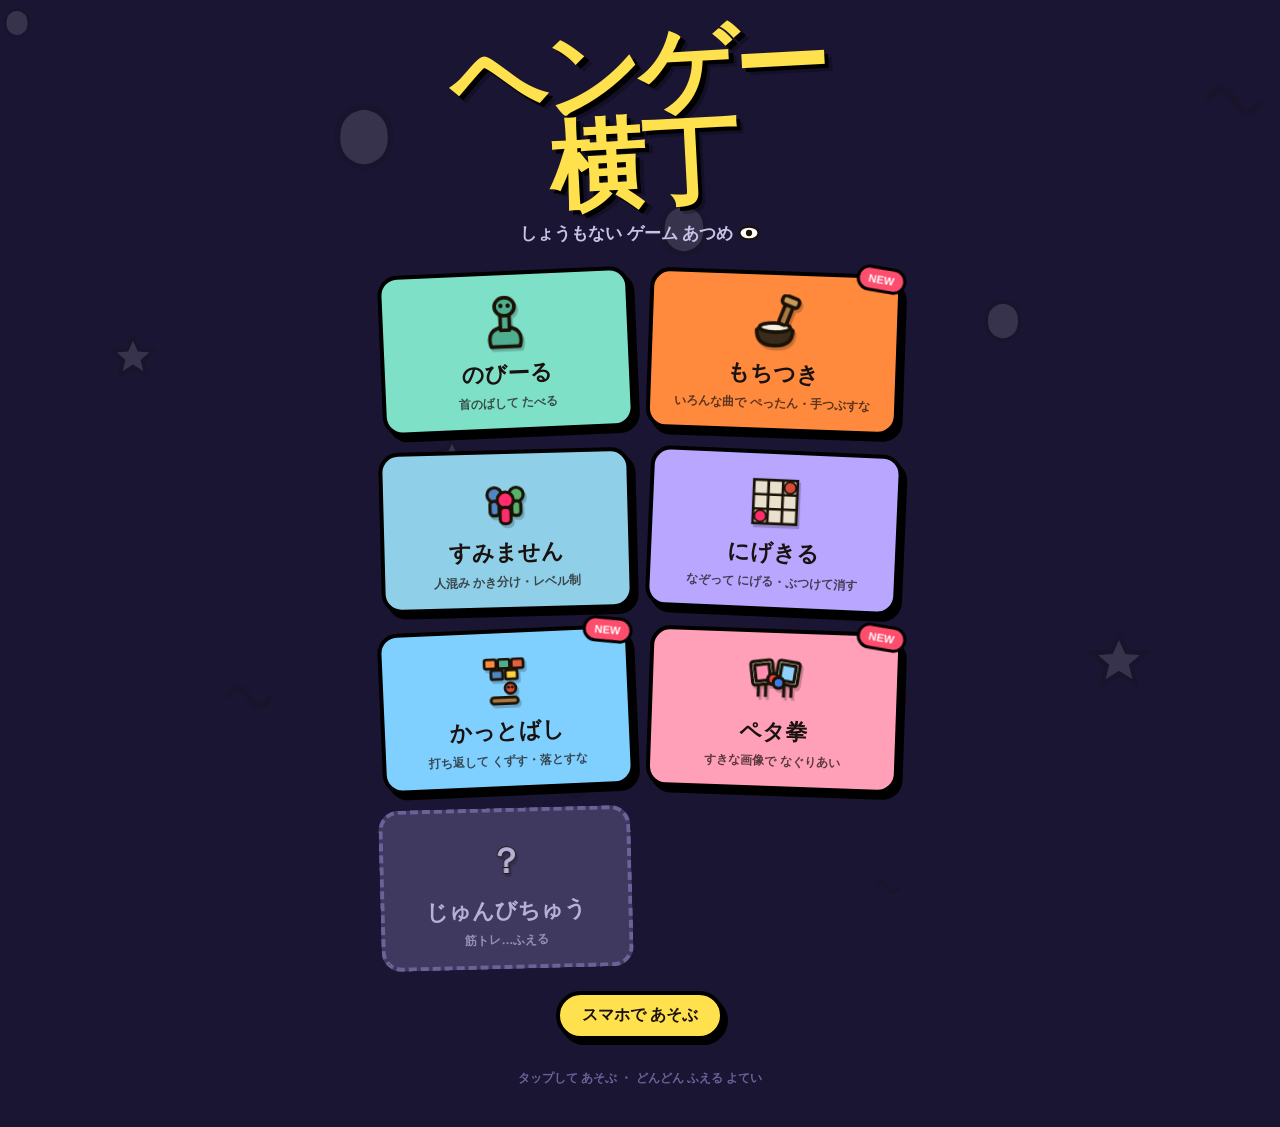
<file: index.html>
<!DOCTYPE html>
<html lang="ja">
<head>
<meta charset="UTF-8">
<meta name="viewport" content="width=device-width, initial-scale=1.0, maximum-scale=1.0, user-scalable=no, viewport-fit=cover">
<meta name="apple-mobile-web-app-capable" content="yes">
<meta name="apple-mobile-web-app-title" content="ヘンゲー横丁">
<meta name="theme-color" content="#1a1533">
<title>ヘンゲー横丁</title>
<style>
  /* ------------------------------------------------------------------
     ヘンゲー横丁 ＝ 変なゲームの寄せ集めトップ(ハブ)。
     野田ゲー的に「わざと雑・手描き・ケバい」。ツルッと綺麗にしない。
     ゲームは GAMES 配列に1行足すだけで増える。各ゲームは単一HTML。
     ------------------------------------------------------------------ */
  *{ margin:0; padding:0; box-sizing:border-box; -webkit-tap-highlight-color:transparent; }
  html,body{ width:100%; min-height:100%; background:#1a1533; }
  body{
    font-family:"Hiragino Maru Gothic ProN","Hiragino Kaku Gothic ProN","Yu Gothic",sans-serif;
    color:#fff; user-select:none; -webkit-user-select:none;
    overflow-x:hidden; padding: max(18px,env(safe-area-inset-top)) 16px calc(40px + env(safe-area-inset-bottom));
    position:relative;
  }
  /* 背景にふわふわ漂うヘンな絵文字(シュール要員) */
  #bg{ position:fixed; inset:0; z-index:0; overflow:hidden; pointer-events:none; }
  .float{ position:absolute; font-size:44px; opacity:.13; animation:drift linear infinite; }
  @keyframes drift{ from{ transform:translateY(20px) rotate(0) } to{ transform:translateY(-40px) rotate(360deg) } }

  #head{ position:relative; z-index:1; text-align:center; margin: 8px 0 26px; }
  #head h1{
    display:inline-block; font-size:clamp(52px,17vw,96px); font-weight:900; letter-spacing:-3px;
    color:#ffe14d; text-shadow: 4px 4px 0 #000, 7px 7px 0 rgba(0,0,0,.25);
    transform: rotate(-3deg); line-height:.95;
  }
  #head .sub{ margin-top:14px; font-size:clamp(13px,4vw,17px); font-weight:700; color:#c8c2e6; }
  #head .eye{ font-size:.5em; vertical-align:.35em; }

  #grid{ position:relative; z-index:1; max-width:520px; margin:0 auto;
    display:grid; grid-template-columns:1fr 1fr; gap:18px 16px; }
  .card{
    position:relative; border-radius:20px; border:4px solid #000; cursor:pointer;
    padding:18px 12px 16px; text-align:center; color:#1a1210;
    box-shadow: 5px 6px 0 #000; transition: transform .07s, box-shadow .07s;
    min-height:158px; display:flex; flex-direction:column; align-items:center; justify-content:center; gap:6px;
  }
  .card:active{ transform: translate(4px,5px) rotate(0deg)!important; box-shadow:1px 1px 0 #000; }
  .card .icon{ height:60px; display:flex; align-items:center; justify-content:center;
    filter: drop-shadow(2px 3px 0 rgba(0,0,0,.2)); }
  .card .name{ font-size:22px; font-weight:900; }
  .card .tag{ font-size:12px; font-weight:700; opacity:.72; line-height:1.4; }
  .card.soon{ background:#40395f!important; color:#b7b0d8; border-style:dashed; border-color:#6b6398;
    box-shadow:none; cursor:default; }
  .card.soon:active{ transform:none!important; box-shadow:none; }
  .card .badge{ position:absolute; top:-12px; right:-8px; background:#ff4d6d; color:#fff;
    font-size:11px; font-weight:900; padding:4px 9px; border-radius:999px; border:3px solid #000;
    transform:rotate(8deg); }

  /* 押せないカードを押した時の雑なトースト */
  #toast{ position:fixed; left:50%; bottom:40px; transform:translateX(-50%) translateY(20px);
    background:#000; color:#ffe14d; font-weight:900; font-size:16px; padding:12px 22px;
    border-radius:999px; border:3px solid #ffe14d; z-index:9; opacity:0; transition:opacity .2s, transform .2s;
    pointer-events:none; }
  #toast.show{ opacity:1; transform:translateX(-50%) translateY(0); }

  #foot{ position:relative; z-index:1; text-align:center; margin-top:30px;
    font-size:12px; font-weight:700; color:#6b6398; }
  /* スマホで あそぶ(PCで開いた時だけ出す) */
  #phoneBtn{ position:relative; z-index:1; display:block; margin:22px auto 0; background:#ffe14d; color:#1a1210; font-weight:900; font-size:16px;
    border:4px solid #000; border-radius:999px; padding:10px 22px; box-shadow:4px 5px 0 #000; cursor:pointer; font-family:inherit; }
  #phoneBtn:active{ transform:translate(3px,4px); box-shadow:1px 1px 0 #000; }
  #phone{ position:fixed; inset:0; z-index:20; background:rgba(14,10,30,.92); display:none; align-items:center; justify-content:center; padding:16px; }
  #phone.show{ display:flex; }
  #phone .box{ background:#2a2346; border:4px solid #000; border-radius:20px; box-shadow:6px 7px 0 #000; padding:20px; max-width:520px; color:#fff;
    display:flex; gap:18px; flex-wrap:wrap; align-items:center; justify-content:center; text-align:left; }
  #qr{ background:#fff; padding:10px; border-radius:10px; min-width:180px; min-height:180px; display:flex; align-items:center; justify-content:center; color:#555; font-size:13px; }
  #phone .txt{ font-size:14px; line-height:1.8; max-width:280px; }
  #phone .txt b{ color:#ffe14d; }
  #phone code{ display:inline-block; background:#fff; color:#1a1210; border-radius:6px; padding:3px 8px; margin:3px 0; font-size:12px; user-select:text; -webkit-user-select:text; }
  #phone small{ display:block; color:#c8c2e6; font-size:12px; margin-top:6px; }
  #phoneClose{ margin-top:10px; background:#fff; border:3px solid #000; border-radius:999px; padding:6px 18px; font-weight:900; cursor:pointer; font-family:inherit; }
</style>
</head>
<body>
  <div id="bg"></div>

  <div id="head">
    <h1>ヘンゲー<br>横丁</h1>
    <div class="sub">しょうもない ゲーム あつめ <svg width="22" height="16" viewBox="0 0 28 20" style="vertical-align:-2px"><ellipse cx="14" cy="10" rx="12" ry="8" fill="#fff" stroke="#1a1206" stroke-width="2.5"/><circle cx="14" cy="10" r="4" fill="#1a1206"/></svg></div>
  </div>

  <div id="grid"></div>

  <button id="phoneBtn">スマホで あそぶ</button>
  <div id="foot">タップして あそぶ ・ どんどん ふえる よてい</div>
  <div id="phone"><div class="box">
    <div id="qr">よみこみ中…</div>
    <div class="txt"><b>スマホのカメラで QRを読む</b>か、このアドレスを開いてね<br><span id="phoneUrls"></span>
      <small>スマホと このPCを 同じWi-Fiに つなぐ ・ PCで「ヘンゲー横丁をあそぶ.bat」を起動したままにする</small>
      <button id="phoneClose">とじる</button></div>
  </div></div>
  <div id="toast"></div>

<script>
"use strict";
(function(){
  /* 絵文字は使わない。アイコンも手描きの小さなSVG。
     ゲーム追加はここに1行足すだけ。ready:false は「じゅんびちゅう」表示。 */
  const G = "#1a1206"; // 手描きの黒
  const ICON = {
    nobiiru:`<svg width="60" height="58" viewBox="0 0 64 64"><g stroke="${G}" stroke-width="4" stroke-linejoin="round">
      <path d="M16 58 q-6 -20 16 -22 q22 2 16 22z" fill="#4fae8f"/><rect x="27" y="18" width="10" height="22" fill="#4fae8f"/>
      <ellipse cx="32" cy="14" rx="11" ry="10" fill="#4fae8f"/></g>
      <circle cx="28" cy="13" r="2.4" fill="${G}"/><circle cx="36" cy="13" r="2.4" fill="${G}"/></svg>`,
    mochi:`<svg width="60" height="58" viewBox="0 0 64 64"><g stroke="${G}" stroke-width="4" stroke-linejoin="round">
      <path d="M12 40 q0 17 20 17 q20 0 20 -17 q-6 -6 -20 -6 q-14 0 -20 6z" fill="#3a2a1a"/>
      <ellipse cx="32" cy="37" rx="17" ry="5" fill="#f4efe2"/>
      <g transform="rotate(20 44 20)"><rect x="40" y="6" width="9" height="28" rx="3" fill="#a9793f"/><rect x="35" y="2" width="19" height="10" rx="4" fill="#c99a55"/></g></g></svg>`,
    dokete:`<svg width="60" height="58" viewBox="0 0 64 64"><g stroke="${G}" stroke-width="3.5" stroke-linejoin="round">
      <circle cx="20" cy="24" r="8" fill="#4f86c6"/><rect x="15" y="31" width="10" height="16" rx="4" fill="#4f86c6"/>
      <circle cx="44" cy="24" r="8" fill="#57b36b"/><rect x="39" y="31" width="10" height="16" rx="4" fill="#57b36b"/>
      <circle cx="32" cy="30" r="9" fill="#ff2d6b"/><rect x="26" y="38" width="12" height="18" rx="5" fill="#ff2d6b"/></g></svg>`,
    nigekiru:`<svg width="60" height="58" viewBox="0 0 64 64"><g stroke="${G}" stroke-width="3" fill="none">
      <rect x="8" y="8" width="48" height="48" fill="#e9e1cd"/>
      <line x1="24" y1="8" x2="24" y2="56"/><line x1="40" y1="8" x2="40" y2="56"/>
      <line x1="8" y1="24" x2="56" y2="24"/><line x1="8" y1="40" x2="56" y2="40"/></g>
      <circle cx="16" cy="48" r="6.5" fill="#ff2d6b" stroke="${G}" stroke-width="2"/>
      <circle cx="48" cy="16" r="6.5" fill="#d64b3a" stroke="${G}" stroke-width="2"/></svg>`,
    botan:`<svg width="60" height="58" viewBox="0 0 64 64">
      <circle cx="10" cy="46" r="6" fill="#ff2d6b" stroke="${G}" stroke-width="2.5"/>
      <path d="M6 56 h52" stroke="${G}" stroke-width="3" stroke-dasharray="4 4"/>
      <ellipse cx="50" cy="40" rx="12" ry="6" fill="#7a1c12"/><ellipse cx="50" cy="34" rx="12" ry="7" fill="#e03b2a" stroke="${G}" stroke-width="2.5"/>
      <path d="M26 20 q0 -8 8 -8 q8 0 8 8" fill="none" stroke="${G}" stroke-width="3"/><circle cx="34" cy="26" r="2.5" fill="${G}"/></svg>`,
    katobashi:`<svg width="60" height="58" viewBox="0 0 64 64"><g stroke="${G}" stroke-width="3" stroke-linejoin="round">
      <rect x="10" y="8" width="13" height="10" rx="2" fill="#ff8a3d"/><rect x="25" y="8" width="13" height="10" rx="2" fill="#4fae8f"/><rect x="40" y="8" width="13" height="10" rx="2" fill="#e0603f"/>
      <rect x="17" y="20" width="13" height="10" rx="2" fill="#4f86c6"/><rect x="33" y="20" width="13" height="10" rx="2" fill="#ffd23e"/>
      <circle cx="38" cy="40" r="6" fill="#d64b3a"/>
      <rect x="16" y="50" width="30" height="7" rx="3.5" fill="#a9793f"/></g>
      <circle cx="36" cy="39" r="1.6" fill="${G}"/><circle cx="40" cy="39" r="1.6" fill="${G}"/></svg>`,
    petaken:`<svg width="60" height="58" viewBox="0 0 64 64"><g stroke="${G}" stroke-width="3.5" stroke-linejoin="round">
      <rect x="6" y="10" width="24" height="26" rx="3" fill="#fff" transform="rotate(-8 18 23)"/><rect x="10" y="14" width="16" height="18" fill="#ff8fb0" transform="rotate(-8 18 23)"/>
      <rect x="34" y="10" width="24" height="26" rx="3" fill="#fff" transform="rotate(8 46 23)"/><rect x="38" y="14" width="16" height="18" fill="#8fd0ff" transform="rotate(8 46 23)"/>
      <path d="M14 36 v14 M22 36 v14 M42 36 v14 M50 36 v14" fill="none"/>
      <circle cx="30" cy="30" r="6" fill="#e8443a"/><circle cx="36" cy="34" r="6" fill="#3a7be8"/></g></svg>`,
    soon:`<svg width="54" height="54" viewBox="0 0 64 64"><text x="32" y="47" font-size="42" font-weight="900" text-anchor="middle" fill="#b7b0d8" stroke="${G}" stroke-width="2" paint-order="stroke" font-family="sans-serif">？</text></svg>`,
  };
  const GAMES = [
    { href:"nobiiru.html", icon:ICON.nobiiru, name:"のびーる", tag:"首のばして たべる", color:"#7fe0c8", ready:true,  badge:"" },
    { href:"mochi.html",   icon:ICON.mochi,   name:"もちつき", tag:"いろんな曲で ぺったん・手つぶすな", color:"#ff8a3d", ready:true,  badge:"NEW" },
    { href:"dokete.html",  icon:ICON.dokete,  name:"すみません", tag:"人混み かき分け・レベル制", color:"#8fd0e8", ready:true,  badge:"" },
    { href:"nigekiru.html",icon:ICON.nigekiru,name:"にげきる", tag:"なぞって にげる・ぶつけて消す", color:"#b8a6ff", ready:true,  badge:"" },
    { href:"katobashi.html",icon:ICON.katobashi,name:"かっとばし", tag:"打ち返して くずす・落とすな", color:"#7fd0ff", ready:true,  badge:"NEW" },
    { href:"kakutou.html", icon:ICON.petaken, name:"ペタ拳", tag:"すきな画像で なぐりあい", color:"#ff9fb8", ready:true,  badge:"NEW" },
    { href:"",             icon:ICON.soon,    name:"じゅんびちゅう", tag:"筋トレ…ふえる", color:"", ready:false, badge:"" },
  ];

  // 背景のふわふわ(手描きの雑な形。絵文字は使わない)
  const BLOB = [
    `<svg viewBox="0 0 40 40"><path d="M20 4 q14 2 14 16 q0 14 -14 16 q-14 -2 -14 -16 q0 -14 14 -16z" fill="#fff" stroke="#1a1206" stroke-width="3"/></svg>`,
    `<svg viewBox="0 0 40 40"><path d="M20 3 l5 11 l12 1 l-9 8 l3 12 l-11 -7 l-11 7 l3 -12 l-9 -8 l12 -1z" fill="#fff" stroke="#1a1206" stroke-width="3"/></svg>`,
    `<svg viewBox="0 0 40 40"><path d="M6 20 q6 -12 14 0 q6 12 14 0" fill="none" stroke="#1a1206" stroke-width="4"/></svg>`,
  ];
  const bg = document.getElementById("bg");
  for(let i=0;i<12;i++){
    const s=document.createElement("div"); s.className="float";
    const sz=(34 + (i%4)*14);
    s.innerHTML = BLOB[i%BLOB.length];
    const svg=s.firstChild; svg.setAttribute("width",sz); svg.setAttribute("height",sz);
    s.style.left = (i*8.5 % 96) + "%";
    s.style.top  = ((i*37) % 100) + "%";
    s.style.animationDuration = (7 + (i%5)*2.5) + "s";
    s.style.animationDelay = (-i*0.8) + "s";
    bg.appendChild(s);
  }

  // カード生成。1ゲーム1カード。雑に少し傾ける。
  const grid = document.getElementById("grid");
  const tilts = [-2.5, 2, -1.5, 2.5];
  GAMES.forEach((g,i)=>{
    const c=document.createElement("div");
    c.className = "card" + (g.ready ? "" : " soon");
    c.style.transform = "rotate("+tilts[i%tilts.length]+"deg)";
    if(g.ready) c.style.background = g.color;
    c.innerHTML =
      (g.badge ? '<div class="badge">'+g.badge+'</div>' : '') +
      '<div class="icon">'+g.icon+'</div>' +
      '<div class="name">'+g.name+'</div>' +
      '<div class="tag">'+g.tag+'</div>';
    c.addEventListener("click", ()=>{
      if(g.ready && g.href){ location.href = g.href; }
      else { toast("まだ じゅんび できてない！"); }
    });
    grid.appendChild(c);
  });

  // ---- スマホで あそぶ: このPCのアドレスを serve.py に聞いて、QRを出す ----
  const touch = ("ontouchstart" in window) || navigator.maxTouchPoints>0;
  const phoneBtn=document.getElementById("phoneBtn"), phone=document.getElementById("phone");
  if(touch) phoneBtn.style.display="none";
  let qrLib=null;
  const loadQR=()=> qrLib || (qrLib=new Promise((res,rej)=>{ const s=document.createElement("script");
    s.src="https://cdnjs.cloudflare.com/ajax/libs/qrcodejs/1.0.0/qrcode.min.js"; s.onload=()=>res(window.QRCode); s.onerror=rej; document.head.appendChild(s); }));
  phoneBtn.onclick=async()=>{
    phone.classList.add("show");
    const box=document.getElementById("qr"), urls=document.getElementById("phoneUrls"); box.textContent="よみこみ中…";
    const path=location.pathname.replace(/[^/]*$/,"")+"index.html";
    let list=[];
    try{ const j=await (await fetch("/__lan",{cache:"no-store"})).json();
      const rank=(ip)=>/^(192\.168|10\.|172\.(1[6-9]|2\d|3[01]))/.test(ip)?0:(/^100\./.test(ip)?2:1);
      list=j.ips.sort((a,b)=>rank(a)-rank(b)).map(ip=>"http://"+ip+":"+j.port+path); }catch(e){}
    // 公開サイト(GitHub Pages 等)で開いている時は、そのアドレスをそのまま出す
    if(!list.length && /^https?:$/.test(location.protocol) && !/^(localhost|127\.)/.test(location.hostname)) list=[location.origin+path];
    if(!list.length){ box.textContent="アドレスを 調べられませんでした"; urls.textContent="「ヘンゲー横丁をあそぶ.bat」で起動してから もう一度"; return; }
    urls.innerHTML=list.map(()=>"<code></code>").join("<br>"); [...urls.querySelectorAll("code")].forEach((c,i)=>c.textContent=list[i]);
    try{ const QR=await loadQR(); box.innerHTML=""; new QR(box,{text:list[0],width:180,height:180,correctLevel:QR.CorrectLevel.M}); }
    catch(e){ box.textContent="QRを出せませんでした。アドレスを手で入れてね"; }
  };
  document.getElementById("phoneClose").onclick=()=>phone.classList.remove("show");

  let toastT=null;
  const toastEl=document.getElementById("toast");
  function toast(msg){
    toastEl.textContent=msg; toastEl.classList.add("show");
    clearTimeout(toastT); toastT=setTimeout(()=>toastEl.classList.remove("show"),1400);
  }
})();
</script>
</body>
</html>
</file>
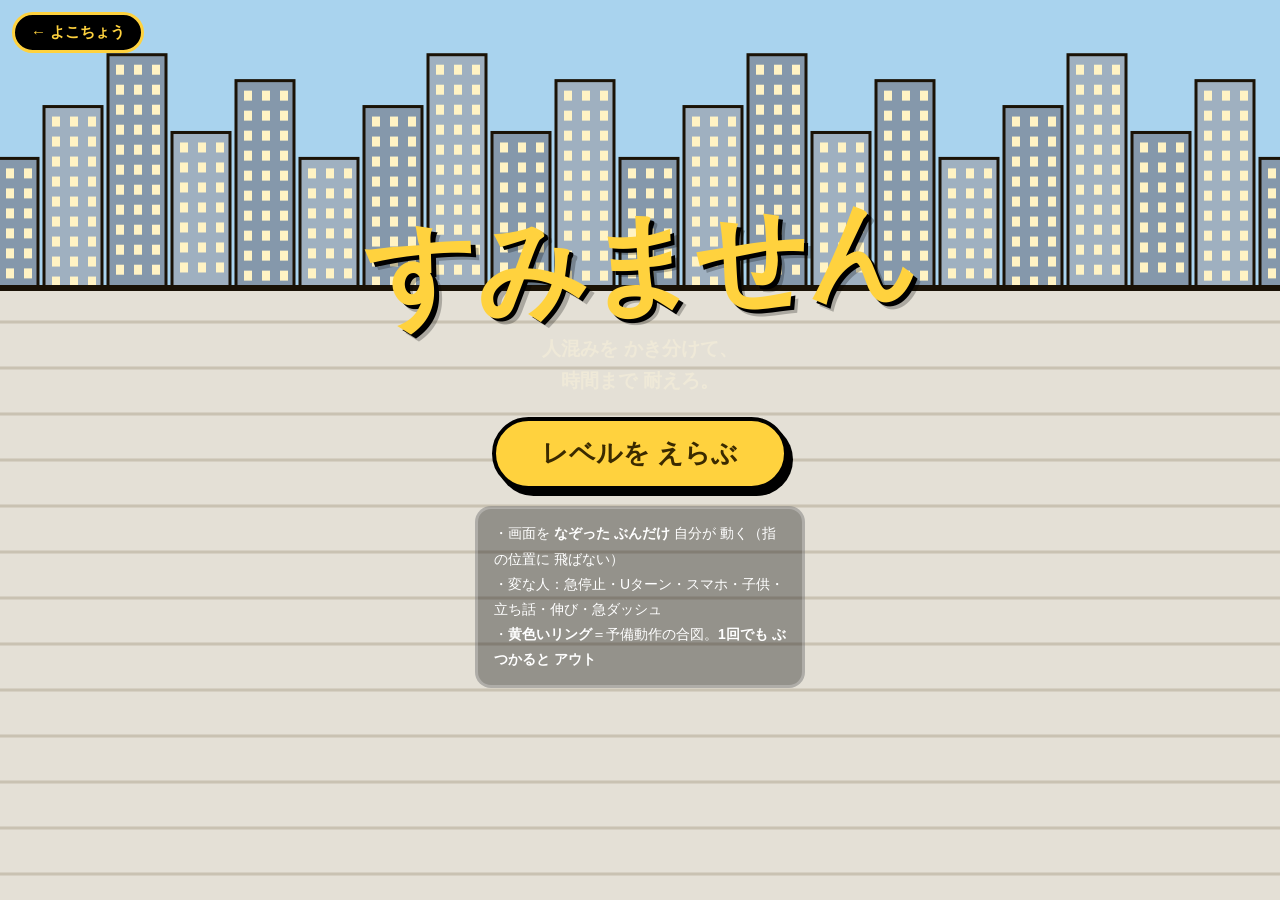
<file: dokete.html>
<!DOCTYPE html>
<html lang="ja">
<head>
<meta charset="UTF-8">
<meta name="viewport" content="width=device-width, initial-scale=1.0, maximum-scale=1.0, user-scalable=no, viewport-fit=cover">
<meta name="apple-mobile-web-app-capable" content="yes">
<meta name="apple-mobile-web-app-title" content="すみません">
<meta name="theme-color" content="#a9d3ee">
<title>すみません</title>
<link rel="stylesheet" href="yokocho.css">
<style>
  #levels{ overflow:auto; justify-content:flex-start; padding-top:max(60px,env(safe-area-inset-top)); }
  #levels h1{ font-size:clamp(38px,11vw,66px); }
  #lvgrid{ display:grid; grid-template-columns:repeat(4,1fr); gap:12px; width:100%; max-width:420px; margin-top:8px; }
  .lv{ aspect-ratio:1; border:4px solid #000; border-radius:14px; background:#ffd23e; color:#1a1206;
    font-weight:900; font-size:24px; box-shadow:4px 5px 0 #000; display:flex; flex-direction:column;
    align-items:center; justify-content:center; cursor:pointer; gap:2px; }
  .lv:active{ transform:translate(3px,4px); box-shadow:1px 1px 0 #000; }
  .lv small{ font-size:10px; font-weight:700; opacity:.7; }
  .lv.lock{ background:#40395f; color:#7b74a0; border-color:#6b6398; box-shadow:none; cursor:default; }
  .lv.lock:active{ transform:none; box-shadow:none; }
  .lv .ck{ color:#2fb35e; font-size:14px; }
</style>
</head>
<body>
<div id="wrap">
  <canvas id="c"></canvas>
  <a class="back" href="index.html">← よこちょう</a>

  <div id="hud" class="hidden">
    <div><div class="lbl">レベル</div><div class="big" id="lvNum">1</div></div>
    <div class="r"><div class="lbl">のこり</div><div class="big" id="time">0</div></div>
  </div>
  <div id="hint" class="hidden">画面を なぞった ぶんだけ 動く（相対）。ぶつかったら 即アウト！</div>

  <div id="title" class="screen">
    <h1>すみません</h1>
    <div class="sub">人混みを かき分けて、<br>時間まで 耐えろ。</div>
    <button class="btn" id="toLevels">レベルを えらぶ</button>
    <div class="pill" style="text-align:left;">
      ・画面を <b>なぞった ぶんだけ</b> 自分が 動く（指の位置に 飛ばない）<br>
      ・変な人：急停止・Uターン・スマホ・子供・立ち話・伸び・急ダッシュ<br>
      ・<b>黄色いリング</b>＝予備動作の合図。<b>1回でも ぶつかると アウト</b>
    </div>
  </div>

  <div id="levels" class="screen hidden">
    <h1>レベル</h1>
    <div id="lvgrid"></div>
  </div>

  <div id="gameover" class="screen hidden">
    <h2 id="goTitle">クリア！</h2>
    <div class="score" id="goSub"></div>
    <div class="msg" id="goMsg"></div>
    <div class="row" style="display:flex;gap:10px;flex-wrap:wrap;justify-content:center">
      <button class="btn" id="retryBtn">もういっかい</button>
      <button class="btn" id="backLevels" style="background:#fff">レベルへ</button>
    </div>
  </div>
</div>

<script src="yokocho.js"></script>
<script>
"use strict";
(function(){
addEventListener('error',e=>{ let d=document.getElementById('err'); if(!d){ d=document.createElement('div'); d.id='err';
  d.style.cssText='position:fixed;left:8px;right:8px;bottom:8px;z-index:99;background:#a00;color:#fff;font:12px monospace;padding:8px;border-radius:8px;white-space:pre-wrap'; document.body.appendChild(d);} d.textContent='ERR: '+(e.message||e); });
const Y=window.Yokocho, P=Y.PALETTE;
const cv=document.getElementById('c'), ctx=cv.getContext('2d');
let W=0,H=0,DPR=1;
function resize(){ DPR=Math.min(window.devicePixelRatio||1,2.5); W=innerWidth; H=innerHeight;
  cv.width=W*DPR; cv.height=H*DPR; ctx.setTransform(DPR,0,0,DPR,0,0); }
addEventListener('resize',resize); resize();

// ── 定数(旧doketeの constants を踏襲) ──
const K={ PR:22, NR:18, bandTopFrac:0.30, bandBotFrac:0.97,
  normal:58, phone:40, stop:54, uturn:58, runner:132, polite:56, child:96, slow:26, sprintBurst:155,
  runnerFrac:.10, politeFrac:.14, childFrac:.10, slowFrac:.08, sprintFrac:.08, stretchFrac:.06 };
const CLOTH=["#e05b5b","#4f86c6","#57b36b","#e8a13b","#9b6dd6","#43b0a6","#d96ba0","#6c7a89","#c0563e"];
const SKIN=["#f6d2b0","#f0c29a","#e3ae7e","#ce9366","#b07a4e"];
const HAIR=["#2b2320","#4a3b2e","#6b4e2e","#8a8f98","#1f1b18","#9c6b3f"];
const rc=a=>a[(Math.random()*a.length)|0], rnd=()=>Math.random();
const bandTop=()=>H*K.bandTopFrac+K.NR, bandBot=()=>H*K.bandBotFrac-K.NR;
const speedOf={normal:58,phone:40,stop:54,uturn:58,runner:132,polite:56,child:96,slow:26,sprint:58,stretch:58,talk:0};

// ── レベル表(旧 levels.dart を移植) ──
// [lv, 耐久秒, 予兆長, 一般, スマホ, 停止, U, 立話]
const TABLE=[
 [1,10,.50,8,0,0,0,0],[2,12,.50,7,0,0,0,3],[3,15,.50,6,3,0,0,3],[4,15,.50,6,4,2,0,2],
 [5,18,.50,5,4,4,0,3],[6,20,.50,4,4,4,3,3],[7,20,.45,4,5,5,4,4],[8,22,.45,4,6,6,5,5],
 [9,25,.40,4,7,7,6,6],[10,25,.40,4,8,9,7,8],[11,28,.35,4,10,10,9,9],[12,30,.30,5,12,12,11,10]];
const MAXLV=20;
function getLevel(lv){ if(lv<=12) return TABLE[lv-1];
  const surv=Math.min(45,Math.max(30,30+(lv-12)*2)), weird=45+(lv-12)*6;
  return [lv,surv,.30,5,(weird*3/11|0),(weird*3/11|0),(weird*3/11|0),(weird*2/11|0)]; }

const STORE="dokete.max";
function maxCleared(){ try{ return parseInt(localStorage.getItem(STORE)||"0",10)||0; }catch(e){ return 0; } }
function setCleared(lv){ try{ if(lv>maxCleared()) localStorage.setItem(STORE,String(lv)); }catch(e){} }

const S={TITLE:0,LEVELS:1,PLAY:2,OVER:3}; let state=S.TITLE;
let lv=1, surviveSec=10, tellDur=0.5, remain=0, grace=1.2, shake=0, flash=0, flashCol='255,60,80', tSec=0;
// 面白さの核: ギリギリ緊張(ニアミス) と 意外な展開(イベント)
let score=0, combo=0, slowmo=0, eventT=0, dashT=0, darkT=0, bannerT="", bannerU=0;
const floats=[];
const npcs=[]; const player={x:0,y:0,dir:1,anim:0,moving:false};
let dragging=false, lastX=0, lastY=0;

// ── レベル選択画面 ──
function buildLevels(){
  const g=document.getElementById('lvgrid'); g.innerHTML="";
  const mc=maxCleared();
  for(let i=1;i<=MAXLV;i++){
    const unlocked = true; // 最初から 全レベル 遊べる(ロックしない)
    const b=document.createElement('div'); b.className="lv"+(unlocked?"":" lock");
    const cfg=getLevel(i);
    b.innerHTML = (i<=mc?'<div class="ck">クリア</div>':'') + i + '<small>'+cfg[1]+'びょう</small>';
    if(unlocked) b.addEventListener('click',()=>startLevel(i));
    g.appendChild(b);
  }
}

function startLevel(n){
  Y.audio.resume(); lv=n; const cfg=getLevel(n);
  surviveSec=cfg[1]; tellDur=cfg[2]; remain=surviveSec; grace=1.2; tSec=0; shake=0; flash=0;
  npcs.length=0;
  const arenaX=W;
  const laneY=()=>bandTop()+rnd()*(bandBot()-bandTop());
  const addN=(type,count)=>{ for(let i=0;i<count;i++) npcs.push(makeNpc(type, rnd()*arenaX, laneY())); };
  const normal=cfg[3], phone=cfg[4], stop=cfg[5], uturn=cfg[6], talk=cfg[7];
  // 一般人プールを変人へ分配(旧 _spawn)
  const runnerN=Math.round(normal*K.runnerFrac), politeN=Math.round(normal*K.politeFrac),
    childN=Math.round(normal*K.childFrac), slowN=Math.round(normal*K.slowFrac),
    sprintN=Math.round(normal*K.sprintFrac), stretchN=Math.round(normal*K.stretchFrac);
  const normalN=Math.max(0, normal-runnerN-politeN-childN-slowN-sprintN-stretchN);
  addN("normal",normalN); addN("runner",runnerN); addN("polite",politeN); addN("child",childN);
  addN("slow",slowN); addN("sprint",sprintN); addN("stretch",stretchN);
  addN("phone",phone); addN("stop",stop); addN("uturn",uturn);
  // 立ち話は2〜3人ずつ横並び
  let left=talk; while(left>0){ const nn=left>=3?(2+(rnd()*2|0)):left; const cxg=40+rnd()*(arenaX-80), cyg=laneY();
    for(let i=0;i<nn;i++){ const px=Math.max(K.NR,Math.min(arenaX-K.NR, cxg+(i-(nn-1)/2)*K.NR*1.9));
      npcs.push(makeNpc("talk",px,cyg)); } left-=nn; }

  player.x=W/2; player.y=(bandTop()+bandBot())/2; player.dir=1; player.anim=0;
  score=0; combo=0; slowmo=0; dashT=0; darkT=0; bannerT=""; bannerU=0; floats.length=0;
  eventT=5+rnd()*3; // 最初のイベントまで
  document.getElementById('lvNum').textContent=n;
  document.getElementById('levels').classList.add('hidden');
  document.getElementById('title').classList.add('hidden');
  document.getElementById('gameover').classList.add('hidden');
  document.getElementById('hud').classList.remove('hidden');
  document.getElementById('hint').classList.remove('hidden');
  state=S.PLAY;
}

function makeNpc(type,x,y){
  const isChild=type==="child";
  return { type, x, y, dir:rnd()<.5?1:-1, spd:speedOf[type],
    cloth:rc(CLOTH), skin:rc(SKIN), hair:rc(HAIR), hasBag:!isChild&&rnd()<.3,
    scale: isChild?0.5+rnd()*0.12:0.85+rnd()*0.33,
    anim:rnd()*6, moving:true, targetY:y, laneTimer:rnd()*3, graze:0, giant:false,
    actionTimer:2+rnd()*3, stopped:false, stoppedTimer:0, poseStretch:false, bursting:false, burstTimer:0 };
}
const nrad=n=>K.NR*n.scale;
function telling(n){ if(n.type==="stop") return !n.stopped && n.actionTimer<=tellDur;
  if(n.type==="uturn") return n.actionTimer<=tellDur;
  if(n.type==="sprint") return !n.bursting && n.actionTimer<=tellDur;
  if(n.type==="stretch") return !n.poseStretch && n.actionTimer<=tellDur; return false; }

function clampY(n){ const t=bandTop(),b=bandBot(); if(n.y<t)n.y=t; if(n.y>b)n.y=b; }
function laneDrift(n,dt){ n.laneTimer-=dt; if(n.laneTimer<=0){ n.targetY=Math.max(bandTop(),Math.min(bandBot(), n.y+(rnd()*2-1)*45)); n.laneTimer=2+rnd()*3; }
  n.y+=(n.targetY-n.y)*Math.min(1,dt*1.4); }
function wrap(n){ const m=40; if(n.dir<0 && n.x<-m){ n.x=W+m; n.y=bandTop()+rnd()*(bandBot()-bandTop()); n.targetY=n.y; }
  else if(n.dir>0 && n.x>W+m){ n.x=-m; n.y=bandTop()+rnd()*(bandBot()-bandTop()); n.targetY=n.y; } }

function updNpc(n,dt){
  switch(n.type){
    case "normal": case "runner": case "slow": n.moving=true; n.x+=n.dir*n.spd*dt; laneDrift(n,dt); wrap(n); break;
    case "phone": n.moving=true; n.x+=n.dir*n.spd*dt; wrap(n); break;
    case "stop":
      if(n.stopped){ n.moving=false; n.stoppedTimer-=dt; if(n.stoppedTimer<=0){ n.stopped=false; n.actionTimer=2.5+rnd()*2.5; } }
      else { n.actionTimer-=dt; if(n.actionTimer<=0){ n.stopped=true; n.stoppedTimer=1+rnd(); } else { n.moving=true; n.x+=n.dir*n.spd*dt; laneDrift(n,dt); wrap(n); } } break;
    case "uturn": n.actionTimer-=dt; if(n.actionTimer<=0){ n.dir=-n.dir; n.actionTimer=2+rnd()*2.5; } n.moving=true; n.x+=n.dir*n.spd*dt; wrap(n); break;
    case "polite": { n.moving=true; n.x+=n.dir*n.spd*dt; let dodged=false;
      const dx=player.x-n.x, ahead=(n.dir>0&&dx>0&&dx<130)||(n.dir<0&&dx<0&&dx>-130);
      if(ahead && Math.abs(player.y-n.y)<nrad(n)*3){ const away=n.y<player.y?-1:1; n.y=Math.max(bandTop(),Math.min(bandBot(), n.y+away*75*dt)); dodged=true; }
      if(!dodged) laneDrift(n,dt); wrap(n); break; }
    case "child": n.moving=true; n.x+=n.dir*n.spd*dt; n.actionTimer-=dt;
      if(n.actionTimer<=0){ if(rnd()<.45) n.dir=-n.dir; n.targetY=Math.max(bandTop(),Math.min(bandBot(), n.y+(rnd()*2-1)*70)); n.actionTimer=.5+rnd()*1.1; }
      n.y+=(n.targetY-n.y)*Math.min(1,dt*2.2); wrap(n); break;
    case "sprint": { n.moving=true; const sp=n.bursting?K.sprintBurst:n.spd; n.x+=n.dir*sp*dt;
      if(n.bursting){ n.burstTimer-=dt; if(n.burstTimer<=0){ n.bursting=false; n.actionTimer=3+rnd()*3; } }
      else { n.actionTimer-=dt; if(n.actionTimer<=0){ n.bursting=true; n.burstTimer=.8+rnd()*.6; } }
      laneDrift(n,dt); wrap(n); break; }
    case "stretch":
      if(n.poseStretch){ n.moving=false; n.stoppedTimer-=dt; if(n.stoppedTimer<=0){ n.poseStretch=false; n.actionTimer=4+rnd()*4; } }
      else { n.actionTimer-=dt; if(n.actionTimer<=0){ n.poseStretch=true; n.stoppedTimer=1.2+rnd(); } else { n.moving=true; n.x+=n.dir*n.spd*dt; laneDrift(n,dt); wrap(n); } } break;
    case "talk": n.moving=false; break;
  }
  if(n.moving) n.anim+=dt*((n.type==="runner"||n.bursting)?15:9);
  clampY(n);
}

// ── 意外な展開: 予測不能なイベントが声で降ってくる ──
const EVENTS=[
  {say:"みんな ダッシュ！", go:()=>{ dashT=1.6; }},
  {say:"ぎゃくてん！",       go:()=>{ for(const n of npcs) n.dir*=-1; }},
  {say:"くらやみ！",         go:()=>{ darkT=2.2; }},
  {say:"でかいの きた！",   go:()=>{ const y=bandTop()+K.NR+rnd()*(bandBot()-bandTop()-K.NR*2);
    const n=makeNpc("slow", rnd()<.5?-60:W+60, y); n.giant=true; n.scale=2.2; npcs.push(n); }},
  {say:"うわっ 多い！",     go:()=>{ for(let i=0;i<6;i++){ const y=bandTop()+K.NR+rnd()*(bandBot()-bandTop()-K.NR*2);
    npcs.push(makeNpc(rc(["runner","normal","child"]), rnd()<.5?-40:W+40, y)); } }},
];
function fireEvent(){ const e=EVENTS[(rnd()*EVENTS.length)|0]; e.go();
  bannerT=e.say; bannerU=tSec+2.0; Y.say(e.say,{char:rc(['neesan','niisan','baa']),interrupt:true}); shake=Math.max(shake,10); }

function update(dt){
  if(state!==S.PLAY) return;
  tSec+=dt; if(grace>0) grace-=dt;
  shake*=Math.pow(0.002,dt); if(shake<0.3)shake=0; flash=Math.max(0,flash-dt*2.4);
  slowmo=Math.max(0,slowmo-dt); dashT=Math.max(0,dashT-dt); darkT=Math.max(0,darkT-dt);
  for(let i=floats.length-1;i>=0;i--){ const f=floats[i]; f.y+=f.vy*dt; f.vy*=0.9; f.life-=dt*1.6; if(f.life<=0) floats.splice(i,1); }

  // 世界の時間はスロー時に遅く(ニアミスの気持ちよさ)。ダッシュ中は速く。
  const wdt = dt * (slowmo>0?0.35:1) * (dashT>0?1.8:1);
  for(const n of npcs){ updNpc(n,wdt); if(n.graze>0) n.graze-=dt; }

  // イベント(意外な展開)
  eventT-=dt; if(eventT<=0){ fireEvent(); eventT=6+rnd()*4; }

  // 当たり＆ニアミス(ギリギリ緊張)
  if(grace<=0){ const pRx=K.PR*0.34, pRy=K.PR*0.72;
    for(const n of npcs){ const r=nrad(n), nRx=r*0.34, nRy=r*0.72, rx=pRx+nRx, ry=pRy+nRy;
      const dx=n.x-player.x, dy=n.y-player.y; const d=(dx*dx)/(rx*rx)+(dy*dy)/(ry*ry);
      if(d<1){ fail(); return; }
      // すり抜け: 当たらないギリギリ(1〜2.6倍)を すると ボーナス
      else if(d<2.6 && n.graze<=0 && n.moving){ nearMiss(n); }
    } }
  remain-=dt;
  if(remain<=0){ remain=0; clear(); }
}

function nearMiss(n){
  n.graze=0.9; combo++; score += 10*Math.min(combo,20);
  slowmo=Math.max(slowmo,0.16); flash=Math.max(flash,0.18); flashCol='120,220,255';
  // すり抜けの「ヒュッ」
  Y.audio.noise(0.05,0.12,undefined,5000); Y.audio.tone(1200,0.04,'sine',0.08);
  floats.push({x:player.x, y:player.y-28, text: combo>1?("ギリギリ x"+combo):"ギリギリ", col:'#7fe0ff', life:1, vy:-40});
}

const SUMI=['neesan','niisan','baa','chibi']; let sumiI=0;
function fail(){ state=S.OVER; shake=18; flash=0.6; Y.sfx.bad();
  Y.say("すみませんっ！",{char:SUMI[(sumiI++)%SUMI.length],interrupt:true});
  document.getElementById('goTitle').textContent="ぶつかった";
  document.getElementById('goSub').textContent="スコア "+score;
  document.getElementById('goMsg').textContent="ギリギリを ねらうほど 高得点。もういっかい。";
  endScreen(); }
function clear(){ state=S.OVER; setCleared(lv); Y.say("ぶじ ぬけたー",{char:'niisan',interrupt:true});
  document.getElementById('goTitle').textContent="ぬけた！";
  document.getElementById('goSub').textContent="スコア "+score;
  document.getElementById('goMsg').textContent = lv>=MAXLV?"全レベル 制覇。名人。":"ギリギリ を ねらうと もっと 伸びる。";
  endScreen(); }
function endScreen(){ document.getElementById('hud').classList.add('hidden'); document.getElementById('hint').classList.add('hidden');
  document.getElementById('gameover').classList.remove('hidden'); }

function draw(){
  ctx.save();   // 画面ゆれは廃止
  ctx.fillStyle="#a9d3ee"; ctx.fillRect(-20,-20,W+40,bandTop()+20);
  drawBuildings();
  ctx.fillStyle="#e4e0d6"; ctx.fillRect(-20,bandTop(),W+40,H);
  ctx.strokeStyle="#c9c2b2"; ctx.lineWidth=3;
  for(let gy=bandTop()+34;gy<H;gy+=46){ ctx.beginPath(); ctx.moveTo(-10,gy); ctx.lineTo(W+10,gy); ctx.stroke(); }
  ctx.strokeStyle=P.ink; ctx.lineWidth=6; ctx.beginPath(); ctx.moveTo(-10,bandTop()); ctx.lineTo(W+10,bandTop()); ctx.stroke();

  if(state===S.PLAY||state===S.OVER){
    const list=npcs.slice().sort((a,b)=>a.y-b.y);
    for(const n of list){ if(telling(n)){ ctx.strokeStyle="#ffc400"; ctx.lineWidth=4;
      ctx.beginPath(); ctx.arc(n.x,n.y,nrad(n)+6,0,7); ctx.stroke(); }
      drawPerson(n.x,n.y,nrad(n),n); }
    // プレイヤー(赤)＋頭上マーク
    drawPerson(player.x,player.y,K.PR,{cloth:"#ff2d6b",skin:"#ffd9b0",hair:"#3a2320",dir:player.dir,anim:player.anim,moving:player.moving});
    ctx.fillStyle="#b4003f"; ctx.beginPath(); const ty=player.y-K.PR*2.3;
    ctx.moveTo(player.x-K.PR*0.5,ty); ctx.lineTo(player.x+K.PR*0.5,ty); ctx.lineTo(player.x,ty+K.PR*0.6); ctx.closePath(); ctx.fill();
  }
  // ニアミスの「ギリギリ」文字
  for(const f of floats){ ctx.globalAlpha=Math.max(0,f.life); ctx.save(); ctx.translate(f.x,f.y);
    ctx.font='900 22px sans-serif'; ctx.textAlign='center'; ctx.lineWidth=6; ctx.strokeStyle=P.ink;
    ctx.strokeText(f.text,0,0); ctx.fillStyle=f.col; ctx.fillText(f.text,0,0); ctx.restore(); }
  ctx.globalAlpha=1;
  ctx.restore();

  // くらやみイベント: プレイヤー周りだけ見える
  if(darkT>0){ const a=Math.min(0.82, darkT*0.5+0.2); const g=ctx.createRadialGradient(player.x,player.y,10,player.x,player.y,Math.max(W,H)*0.28);
    g.addColorStop(0,'rgba(0,0,0,0)'); g.addColorStop(1,`rgba(5,4,12,${a})`); ctx.fillStyle=g; ctx.fillRect(0,0,W,H); }
  if(flash>0){ ctx.fillStyle=`rgba(${flashCol},${flash*0.5})`; ctx.fillRect(0,0,W,H); }

  // スコア＆コンボ(左下)・イベントバナー(中央)
  if(state===S.PLAY){
    ctx.fillStyle=P.ink; ctx.font='900 26px sans-serif'; ctx.textAlign='left';
    ctx.fillText(String(score), 16, H-22);
    ctx.font='700 12px sans-serif'; ctx.fillText('スコア', 16, H-42);
    if(combo>1){ ctx.fillStyle='#1a7fb0'; ctx.font='900 20px sans-serif'; ctx.textAlign='right';
      ctx.fillText(combo+' れんぞく', W-16, H-22); }
    if(tSec<bannerU){ ctx.save(); ctx.translate(W/2,H*0.42); ctx.rotate(-0.03);
      ctx.font='900 40px sans-serif'; ctx.textAlign='center'; ctx.lineWidth=9; ctx.strokeStyle=P.ink;
      ctx.strokeText(bannerT,0,0); ctx.fillStyle=P.pop; ctx.fillText(bannerT,0,0); ctx.restore(); }
  }
}
function drawBuildings(){ const bw=64, top=bandTop();
  for(let i=0,x=-20; x<W+40; i++,x+=bw){ const h=top*(0.45+((i*7)%5)*0.09);
    ctx.fillStyle=i%2?"#9fb0c0":"#8598ab"; ctx.fillRect(x,top-h,bw-6,h);
    ctx.strokeStyle=P.ink; ctx.lineWidth=3; ctx.strokeRect(x,top-h,bw-6,h);
    ctx.fillStyle="#fff3c4"; for(let wy=top-h+10;wy<top-10;wy+=20) for(let wx=x+8;wx<x+bw-14;wx+=18) if((wx+wy)%3) ctx.fillRect(wx,wy,8,10); }
}
function drawPerson(x,y,r,n){
  const walk=n.moving?Math.sin((n.anim||0)):0, face=(n.dir||1)>=0?1:-1;
  ctx.save(); ctx.translate(x,y); ctx.scale(face,1);
  ctx.fillStyle="rgba(0,0,0,.16)"; ctx.beginPath(); ctx.ellipse(0,r*1.2,r*0.9,r*0.3,0,0,7); ctx.fill();
  ctx.strokeStyle=P.ink; ctx.lineWidth=Math.max(3,r*0.18); ctx.lineCap="round";
  ctx.beginPath(); ctx.moveTo(-r*0.22,r*0.5); ctx.lineTo(-r*0.22+walk*r*0.4,r*1.15);
  ctx.moveTo(r*0.22,r*0.5); ctx.lineTo(r*0.22-walk*r*0.4,r*1.15); ctx.stroke();
  if(n.hasBag){ ctx.fillStyle="#7a5a43"; ctx.fillRect(-r*0.9,-r*0.1,r*0.4,r*0.5); ctx.strokeStyle=P.ink; ctx.lineWidth=3; ctx.strokeRect(-r*0.9,-r*0.1,r*0.4,r*0.5); }
  ctx.beginPath(); ctx.moveTo(-r*0.6,r*0.55); ctx.quadraticCurveTo(-r*0.7,-r*0.2,0,-r*0.35);
  ctx.quadraticCurveTo(r*0.7,-r*0.2,r*0.6,r*0.55); ctx.quadraticCurveTo(0,r*0.75,-r*0.6,r*0.55);
  ctx.fillStyle=n.cloth; ctx.fill(); ctx.lineWidth=Math.max(3,r*0.16); ctx.strokeStyle=P.ink; ctx.stroke();
  if(n.poseStretch){ ctx.strokeStyle=P.ink; ctx.lineWidth=Math.max(3,r*0.16);
    ctx.beginPath(); ctx.moveTo(-r*0.3,-r*0.2); ctx.lineTo(-r*0.5,-r*0.9); ctx.moveTo(r*0.3,-r*0.2); ctx.lineTo(r*0.5,-r*0.9); ctx.stroke(); }
  ctx.beginPath(); ctx.arc(0,-r*0.62,r*0.5,0,7); ctx.fillStyle=n.skin; ctx.fill(); ctx.strokeStyle=P.ink; ctx.stroke();
  ctx.beginPath(); ctx.arc(0,-r*0.72,r*0.52,Math.PI*1.05,Math.PI*1.95); ctx.fillStyle=n.hair; ctx.fill();
  if(n.type==="phone"){ ctx.fillStyle="#222"; ctx.fillRect(r*0.25,-r*0.15,r*0.32,r*0.46); }
  ctx.restore();
}

// ── 入力: 相対移動(なぞったぶんだけ) ──
function pd(e){ const el=e.target; if(el&&el.closest&&(el.closest('.btn')||el.closest('.back')||el.closest('.lv'))) return;
  if(state===S.PLAY){ e.preventDefault(); dragging=true; lastX=e.clientX; lastY=e.clientY; } }
function pm(e){ if(!dragging||state!==S.PLAY) return; e.preventDefault();
  const dx=e.clientX-lastX, dy=e.clientY-lastY; lastX=e.clientX; lastY=e.clientY;
  player.x=Math.max(K.PR,Math.min(W-K.PR, player.x+dx));
  player.y=Math.max(bandTop()+K.PR,Math.min(bandBot()-K.PR, player.y+dy));
  player.moving=Math.hypot(dx,dy)>0.4; if(Math.abs(dx)>0.3) player.dir=dx>0?1:-1; player.anim+=0.25; }
addEventListener('pointerdown',pd,{passive:false});
addEventListener('pointermove',pm,{passive:false});
addEventListener('pointerup',()=>{ dragging=false; player.moving=false; });

document.getElementById('toLevels').addEventListener('click',e=>{ e.stopPropagation();
  buildLevels(); document.getElementById('title').classList.add('hidden'); document.getElementById('levels').classList.remove('hidden'); state=S.LEVELS; });
document.getElementById('backLevels').addEventListener('click',e=>{ e.stopPropagation();
  buildLevels(); document.getElementById('gameover').classList.add('hidden'); document.getElementById('levels').classList.remove('hidden'); state=S.LEVELS; });
document.getElementById('retryBtn').addEventListener('click',e=>{ e.stopPropagation(); startLevel(lv); });

let tPrev=performance.now();
function frame(now){ const dt=Math.min(0.05,(now-tPrev)/1000); tPrev=now; update(dt);
  if(state===S.PLAY) document.getElementById('time').textContent=Math.ceil(remain); draw(); requestAnimationFrame(frame); }
requestAnimationFrame(frame);

// テスト用フック(ループ内ロジックの検証。実機描画を見られないため)
window.__dk = {
  begin(){ startLevel(1); grace=0; },
  put(x,y){ player.x=x; player.y=y; },
  clearNpcs(){ npcs.length=0; },
  addNpc(x,y,type){ npcs.push(makeNpc(type||"normal",x,y)); },
  step(dt){ update(dt); return this.snap(); },
  fire(){ eventT=0; update(0.016); return {banner:bannerT, dashT, darkT, npcs:npcs.length}; },
  snap(){ return {state,score,combo,slowmo:+slowmo.toFixed(3),eventT:+eventT.toFixed(2),npcs:npcs.length}; }
};
})();
</script>
</body>
</html>
</file>
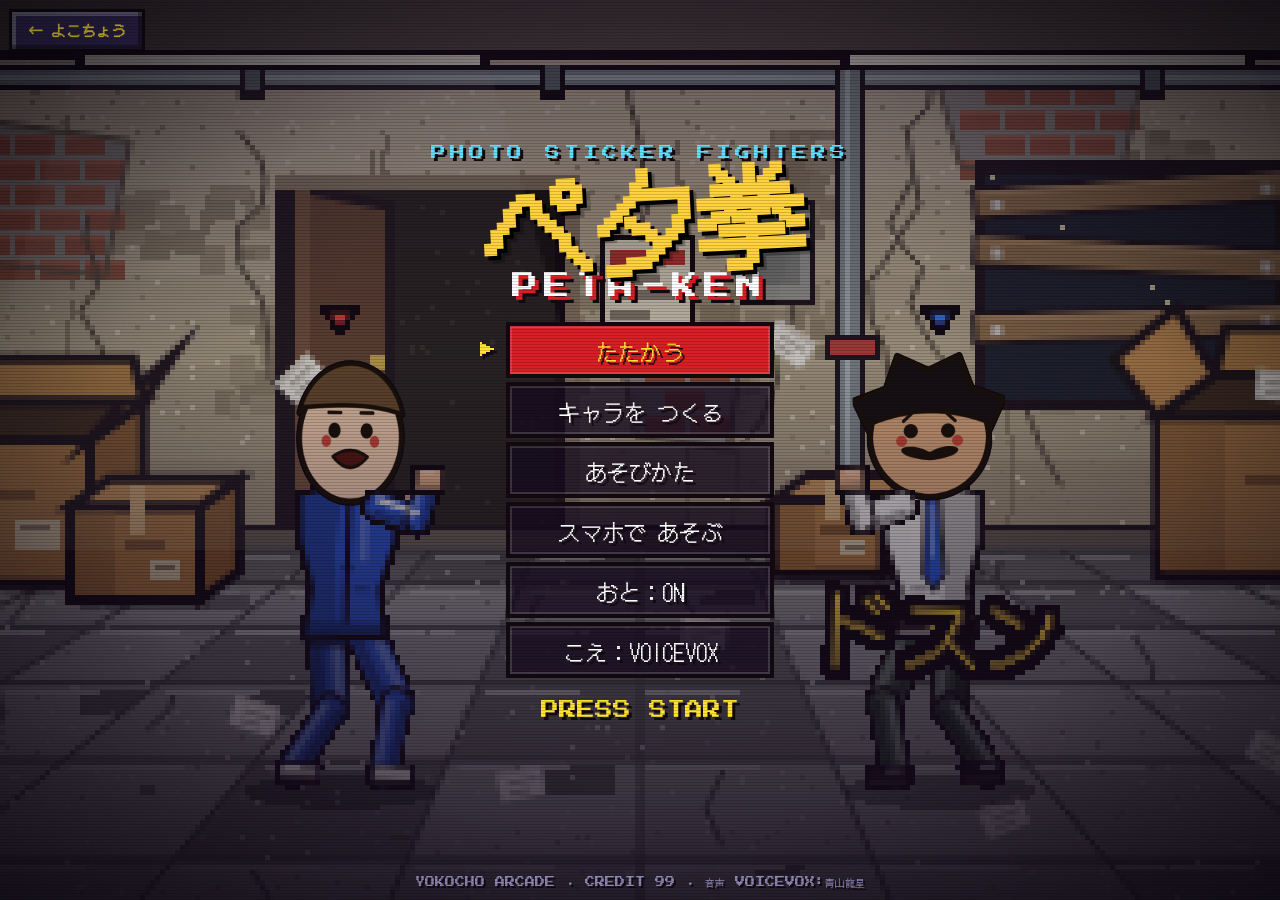
<file: kakutou.html>
<!DOCTYPE html>
<html lang="ja">
<head>
<meta charset="UTF-8">
<meta name="viewport" content="width=device-width, initial-scale=1.0, maximum-scale=1.0, user-scalable=no, viewport-fit=cover">
<meta name="apple-mobile-web-app-capable" content="yes">
<meta name="apple-mobile-web-app-title" content="ペタ拳">
<meta name="theme-color" content="#140a1e">
<title>ペタ拳</title>
<!-- ドットフォント(読めなくても代わりのフォントで動く) -->
<link rel="preconnect" href="https://fonts.googleapis.com">
<link rel="preconnect" href="https://fonts.gstatic.com" crossorigin>
<link href="https://fonts.googleapis.com/css2?family=DotGothic16&family=Press+Start+2P&display=swap" rel="stylesheet">
<link rel="stylesheet" href="yokocho.css">
<style>
  /* =====================================================================
     ペタ拳: 90年代アーケードの世界観。角丸なし・ドットの段差フチ・走査線・ドットフォント。
     ===================================================================== */
  :root{
    --ink:#120a10; --night:#140a1e; --panel:#241c3a; --panel2:#2f2550;
    --yel:#ffe234; --red:#d81f26; --blue:#1e4fb8; --cream:#f6f1e2; --pink:#ff4fa3; --cyan:#5fe0ff;
    --jp:'DotGothic16','MS Gothic',monospace; --en:'Press Start 2P','DotGothic16',monospace;
    --bevel: inset -4px -4px 0 rgba(0,0,0,.35), inset 4px 4px 0 rgba(255,255,255,.28);
  }
  html,body{ background:var(--night); }
  /* スマホのダブルタップ拡大を止める(iOSは viewport の拡大禁止を無視するので touch-action で止める) */
  html{ touch-action:manipulation; -webkit-text-size-adjust:100%; }
  button, .chip, .tile, .ccard, .mi, .pbtn, .dice, .slot, a, label, #drop{ touch-action:manipulation; }
  .page, #select{ touch-action:pan-y; }
  body{ font-family:var(--jp); }
  #wrap{ background:var(--night); }
  /* 走査線＋ふちの暗がり(ブラウン管) */
  #crt{ position:fixed; inset:0; pointer-events:none; z-index:50;
    background: repeating-linear-gradient(to bottom, rgba(0,0,0,0) 0 2px, rgba(0,0,0,.16) 2px 3px),
                radial-gradient(ellipse at center, rgba(0,0,0,0) 60%, rgba(0,0,0,.45) 100%); }
  .screen{ font-family:var(--jp); }
  .hidden{ display:none !important; }
  .blink{ animation:blink 1s steps(2,start) infinite; }
  @keyframes blink{ to{ visibility:hidden; } }

  /* ---- ドットのボタン ---- */
  .pbtn{ position:relative; font-family:var(--jp); font-size:20px; color:var(--ink); background:var(--yel); border:0; cursor:pointer;
    padding:12px 26px 10px; box-shadow: var(--bevel), 0 0 0 4px var(--ink), 6px 6px 0 4px rgba(0,0,0,.5); letter-spacing:1px; }
  .pbtn.en{ font-family:var(--en); font-size:16px; padding:14px 24px 12px; }
  .pbtn.ghost{ background:var(--cream); }
  .pbtn.red{ background:var(--red); color:#fff; text-shadow:2px 2px 0 var(--ink); }
  .pbtn:active{ transform:translate(4px,4px); box-shadow: var(--bevel), 0 0 0 4px var(--ink); }
  .pbtn:disabled{ filter:grayscale(1) brightness(.6); pointer-events:none; }
  .pbtn.focus::before,.mi.focus::before{ content:"▶"; position:absolute; left:-30px; top:50%; transform:translateY(-50%); color:var(--yel);
    font-family:var(--en); font-size:16px; text-shadow:3px 3px 0 var(--ink); animation:blink .6s steps(2,start) infinite; }
  .chips{ display:flex; gap:8px; flex-wrap:wrap; justify-content:center; }
  .chip{ font-family:var(--jp); font-size:15px; background:var(--panel2); color:#d9d2f0; border:0; padding:6px 12px 5px; cursor:pointer;
    box-shadow: var(--bevel), 0 0 0 3px var(--ink); }
  .chip.on{ background:var(--yel); color:var(--ink); }
  .back{ font-family:var(--jp); border-radius:0; border:0; box-shadow:0 0 0 3px var(--ink), var(--bevel); background:var(--panel2); color:var(--yel); z-index:20; }

  /* ---- ページ共通(管理・編集) ---- */
  .page{ justify-content:flex-start; overflow-y:auto; touch-action:pan-y; padding: max(64px,env(safe-area-inset-top)) 16px 30px; gap:16px;
    background: repeating-linear-gradient(135deg, #1a1030 0 16px, #170e2a 16px 32px); }
  .page canvas{ position:static; inset:auto; width:auto; height:auto; }
  .hdr{ font-family:var(--en); font-size:clamp(16px,3.4vw,26px); color:var(--yel); text-shadow:4px 4px 0 var(--red), 8px 8px 0 var(--ink); letter-spacing:2px; }
  .sub2{ font-size:16px; color:#c8c2e6; }
  .row{ display:flex; gap:22px; flex-wrap:wrap; justify-content:center; align-items:center; }

  /* ================= タイトル ================= */
  #title{ padding:0; justify-content:center; overflow:hidden; gap:0; }
  #attract{ position:absolute; inset:0; overflow:hidden; }
  #attract canvas{ position:absolute; inset:auto; }
  #title .tshade{ position:absolute; inset:0; background:linear-gradient(to bottom, rgba(20,10,30,.55), rgba(20,10,30,.2) 40%, rgba(20,10,30,.82)); }
  .logo{ position:relative; text-align:center; margin-top:-4vh; }
  .logo-sub{ font-family:var(--en); font-size:clamp(10px,1.8vw,15px); color:var(--cyan); letter-spacing:4px; text-shadow:3px 3px 0 var(--ink); }
  .logo-main{ font-family:var(--jp); font-weight:400; font-size:clamp(84px,19vw,200px); line-height:1; margin:6px 0 2px;
    color:var(--yel); transform:rotate(-4deg); animation:logoIn .7s steps(7) both, wob 3s steps(6) .7s infinite;
    text-shadow: 0 6px 0 #ff9a1f, 0 12px 0 var(--red), 6px 18px 0 var(--ink), -4px -4px 0 var(--ink), 4px -4px 0 var(--ink), -4px 4px 0 var(--ink), 4px 4px 0 var(--ink), 10px 26px 0 rgba(0,0,0,.45); }
  @keyframes logoIn{ from{ transform:scale(4) rotate(-20deg); opacity:0; } to{ transform:scale(1) rotate(-4deg); opacity:1; } }
  @keyframes wob{ 0%,100%{ transform:rotate(-4deg) } 50%{ transform:rotate(-2deg) translateY(-6px) } }
  .logo-en{ font-family:var(--en); font-size:clamp(14px,3vw,26px); color:#fff; letter-spacing:6px; text-shadow:4px 4px 0 var(--red), 7px 7px 0 var(--ink); }
  .menu{ position:relative; display:flex; flex-direction:column; gap:12px; align-items:stretch; margin-top:3vh; min-width:260px; }
  .mi{ position:relative; font-family:var(--jp); font-size:22px; color:#fff; background:rgba(20,10,30,.75); border:0; cursor:pointer; padding:9px 18px 7px;
    box-shadow:0 0 0 4px var(--ink), inset 0 0 0 2px rgba(255,255,255,.15); text-shadow:3px 3px 0 var(--ink); }
  .mi.focus{ background:var(--red); color:var(--yel); }
  .press{ position:relative; margin-top:3vh; font-family:var(--en); font-size:clamp(12px,2.2vw,18px); color:var(--yel); text-shadow:3px 3px 0 var(--ink); }
  .credit{ position:absolute; bottom:max(10px,env(safe-area-inset-bottom)); left:0; right:0; text-align:center; font-family:var(--en); font-size:10px; color:#9d95c4; text-shadow:2px 2px 0 var(--ink); }
  #help, #phone{ z-index:12; background:rgba(14,7,22,.94); }
  .phoneBox{ display:flex; gap:22px; align-items:center; flex-wrap:wrap; justify-content:center; max-width:720px; }
  #qr{ background:#fff; padding:10px; box-shadow:0 0 0 4px var(--ink); min-width:180px; min-height:180px; display:flex; align-items:center; justify-content:center; color:#555; font-size:13px; }
  #qr img, #qr canvas{ image-rendering:pixelated; }
  .phoneTxt{ font-size:15px; line-height:1.8; max-width:400px; }
  .phoneTxt b{ color:var(--yel); font-weight:400; }
  .phoneTxt small{ display:block; font-size:12px; color:#c8c2e6; margin-top:8px; line-height:1.7; }
  #phoneUrls{ margin:8px 0; } #phoneUrls code{ display:inline-block; background:var(--cream); color:var(--ink); padding:4px 8px; margin:3px 0; font-family:var(--en); font-size:11px; user-select:text; -webkit-user-select:text; }
  .panel{ background:var(--panel); box-shadow:0 0 0 4px var(--ink), var(--bevel), 8px 8px 0 4px rgba(0,0,0,.5); padding:18px 22px; color:#efe9ff; text-align:left; }
  .keys{ font-size:16px; line-height:2.0; max-width:660px; }
  .keys kbd{ display:inline-block; min-width:22px; text-align:center; background:var(--cream); color:var(--ink); font-family:var(--en); font-size:10px;
    padding:4px 5px 3px; margin:0 2px; box-shadow:0 0 0 2px var(--ink), inset -2px -2px 0 rgba(0,0,0,.3); }
  .keys b{ color:var(--yel); font-weight:400; }

  /* ================= キャラ選択 ================= */
  #select{ padding:max(12px,env(safe-area-inset-top)) 14px 14px; gap:12px; justify-content:space-between;
    background: radial-gradient(ellipse at 50% 40%, #3a1e52, #140a1e 75%); overflow-y:auto; touch-action:pan-y; }
  .sbar{ width:100%; max-width:1100px; display:flex; align-items:center; justify-content:space-between; gap:12px; flex-wrap:wrap; }
  .sbar.top{ padding-left:150px; }
  .stitle{ font-family:var(--en); font-size:clamp(14px,2.6vw,24px); color:var(--yel); text-shadow:4px 4px 0 var(--red), 7px 7px 0 var(--ink); }
  #selHint{ font-size:18px; color:#fff; text-shadow:3px 3px 0 var(--ink); }
  .smain{ width:100%; max-width:1100px; display:grid; grid-template-columns:minmax(150px,1fr) minmax(260px,2.2fr) minmax(150px,1fr); gap:20px; align-items:stretch; flex:1; min-height:0; }
  .big{ position:relative; box-shadow:0 0 0 4px var(--ink), var(--bevel); display:flex; flex-direction:column; align-items:center; justify-content:flex-end; padding:10px 8px 12px; min-height:280px; overflow:hidden; }
  .big.p1{ background:linear-gradient(to bottom, #5a141c, #1a0a12); } .big.p2{ background:linear-gradient(to bottom, #142a5a, #0a0f1e); }
  .big .tag{ position:absolute; top:8px; left:8px; font-family:var(--en); font-size:14px; color:#fff; padding:6px 8px 4px; box-shadow:0 0 0 3px var(--ink); z-index:2; }
  .big.p1 .tag{ background:var(--red); } .big.p2 .tag{ background:var(--blue); }
  .big .pic{ flex:1; width:100%; display:flex; align-items:flex-end; justify-content:center; min-height:120px; }
  .big .pic img{ max-width:92%; max-height:240px; object-fit:contain; filter:drop-shadow(6px 6px 0 rgba(0,0,0,.55)); }
  .big.preview .pic img{ opacity:.6; }
  .big .q{ font-family:var(--en); font-size:60px; color:rgba(255,255,255,.18); margin-bottom:30px; }
  .big .bnm{ font-size:24px; color:#fff; text-shadow:3px 3px 0 var(--ink); margin-top:6px; text-align:center; word-break:break-all; }
  .big .bty{ font-size:15px; color:var(--yel); text-shadow:2px 2px 0 var(--ink); }
  .big .ok{ position:absolute; top:42%; left:50%; transform:translate(-50%,-50%) rotate(-10deg); font-family:var(--en); font-size:28px; color:var(--yel);
    text-shadow:4px 4px 0 var(--red), 7px 7px 0 var(--ink); animation:okIn .3s steps(4) both; z-index:2; }
  @keyframes okIn{ from{ transform:translate(-50%,-50%) scale(3) rotate(-10deg); } }
  .bars{ width:100%; max-width:210px; margin-top:6px; }
  .bar{ display:flex; align-items:center; gap:6px; font-family:var(--en); font-size:9px; color:#c8c2e6; margin:5px 0; }
  .bar span{ width:34px; }
  .bar i{ flex:1; height:12px; background:#120a10; box-shadow:0 0 0 2px var(--ink); display:flex; gap:2px; padding:2px; }
  .bar i b{ flex:1; background:#3a3350; } .bar i b.on{ background:var(--yel); }
  .tiles{ display:grid; grid-template-columns:repeat(auto-fill,minmax(92px,1fr)); gap:16px; align-content:start; padding:16px; background:rgba(0,0,0,.35); box-shadow:0 0 0 4px var(--ink); overflow-y:auto; }
  .tile{ position:relative; aspect-ratio:1; background:#3b2f5c; box-shadow:0 0 0 3px var(--ink), var(--bevel); cursor:pointer; display:flex; align-items:center; justify-content:center; }
  .tile img{ max-width:86%; max-height:78%; object-fit:contain; pointer-events:none; margin-bottom:10%; }
  .tile .tn{ position:absolute; left:0; right:0; bottom:0; background:rgba(18,10,16,.85); color:#fff; font-size:12px; text-align:center; padding:2px 2px 1px; white-space:nowrap; overflow:hidden; text-overflow:ellipsis; }
  .tile.special{ background:#5a3d8a; color:var(--yel); font-family:var(--en); font-size:26px; text-shadow:3px 3px 0 var(--ink); }
  .tile.add{ background:#2e6b3a; }
  .tile.cur0::after,.tile.cur1::after{ content:""; position:absolute; inset:-9px; border:5px solid; pointer-events:none; animation:blink .5s steps(2,start) infinite; }
  .tile.cur0::after{ border-color:#ff4a3d; } .tile.cur1::after{ border-color:var(--cyan); }
  .tile .lbl{ position:absolute; top:-15px; font-family:var(--en); font-size:10px; color:#fff; padding:3px 4px 2px; box-shadow:0 0 0 2px var(--ink); z-index:2; }
  .tile .lbl.l0{ left:-6px; background:var(--red); } .tile .lbl.l1{ right:-6px; background:var(--blue); }
  .opts{ display:flex; gap:18px; flex-wrap:wrap; align-items:center; }
  .opt{ display:flex; gap:8px; align-items:center; }
  .opt > span{ font-family:var(--en); font-size:10px; color:#c8c2e6; }

  /* ================= 管理・編集 ================= */
  .cgrid{ display:grid; grid-template-columns:repeat(auto-fill,minmax(132px,1fr)); gap:20px; width:100%; max-width:900px; }
  .ccard{ position:relative; background:var(--panel); color:#fff; box-shadow:0 0 0 4px var(--ink), var(--bevel); padding:8px 8px 10px; display:flex; flex-direction:column; align-items:center; gap:4px; }
  .ccard .th{ width:100%; aspect-ratio:1; display:flex; align-items:center; justify-content:center; background:#3b2f5c; box-shadow:inset 0 0 0 3px rgba(0,0,0,.35); }
  .ccard .th img{ max-width:90%; max-height:90%; object-fit:contain; }
  .ccard .nm{ font-size:17px; text-shadow:2px 2px 0 var(--ink); word-break:break-all; text-align:center; }
  .ccard .ty{ font-size:12px; color:var(--yel); }
  .ccard .tag2{ position:absolute; top:-10px; left:-6px; background:#2e6b3a; color:#fff; font-family:var(--en); font-size:9px; padding:4px 5px 3px; box-shadow:0 0 0 2px var(--ink); }
  .ccard.add{ background:#2e6b3a; cursor:pointer; justify-content:center; min-height:180px; }
  .ccard.add .plus{ font-family:var(--en); font-size:40px; color:var(--yel); text-shadow:4px 4px 0 var(--ink); }
  .ccard .acts{ display:flex; gap:8px; margin-top:4px; }
  .ccard .acts button{ font-family:var(--jp); font-size:14px; border:0; padding:5px 10px 4px; cursor:pointer; background:var(--cream); box-shadow:0 0 0 3px var(--ink), var(--bevel); }
  .ccard .acts .del{ background:#ff9a9a; } .ccard .acts .del.sure{ background:var(--red); color:#fff; }
  .ed{ display:flex; gap:26px; flex-wrap:wrap; justify-content:center; align-items:flex-start; width:100%; max-width:960px; }
  .edcol{ display:flex; flex-direction:column; gap:10px; align-items:center; flex:1 1 330px; max-width:450px; }
  #drop{ position:relative; width:100%; aspect-ratio:1; display:flex; align-items:center; justify-content:center; overflow:hidden; cursor:pointer;
    background:repeating-conic-gradient(#cfc7b2 0 25%, #f6f1e2 0 50%) 0 0/24px 24px; box-shadow:0 0 0 4px var(--ink), 0 0 0 8px #5a4f7a; }
  #drop.drag{ box-shadow:0 0 0 4px var(--ink), 0 0 0 8px var(--yel); }
  #drop.has{ cursor:crosshair; }
  #edCv{ max-width:100%; max-height:100%; touch-action:none; }
  #dropMsg{ position:absolute; color:var(--ink); font-size:17px; line-height:1.9; padding:20px; text-align:center; }
  #dropMsg b{ font-size:22px; font-weight:400; }
  .note{ font-size:14px; color:#efe9d8; min-height:18px; text-align:center; }
  .note.warn{ color:#ffb02e; }
  .slider{ display:flex; gap:10px; align-items:center; font-size:14px; color:#c8c2e6; }
  .slider input{ width:170px; accent-color:var(--yel); }
  .lbl2{ font-family:var(--en); font-size:10px; color:#c8c2e6; letter-spacing:1px; }
  #pvCv{ width:270px !important; height:270px !important; box-shadow:0 0 0 4px var(--ink), var(--bevel); }
  .field{ display:flex; gap:8px; align-items:center; width:100%; justify-content:center; flex-wrap:wrap; }
  .field > label{ font-size:15px; color:#c8c2e6; min-width:80px; text-align:right; }
  .field input[type=text]{ flex:1; min-width:120px; max-width:230px; font-family:var(--jp); font-size:19px; padding:8px 10px 6px; border:0; background:var(--cream); color:var(--ink);
    box-shadow:0 0 0 3px var(--ink), inset 3px 3px 0 rgba(0,0,0,.18); user-select:text; -webkit-user-select:text; }
  .dice{ font-family:var(--jp); font-size:13px; border:0; background:#b8a6ff; padding:6px 8px 5px; cursor:pointer; box-shadow:0 0 0 3px var(--ink), var(--bevel); }
  .stats{ width:100%; max-width:340px; background:rgba(0,0,0,.35); box-shadow:0 0 0 3px var(--ink); padding:10px 14px; }
  #diag{ font-size:14px; color:var(--yel); text-align:center; margin-top:6px; }
  .stHead{ display:flex; justify-content:space-between; font-size:15px; color:#fff; margin-bottom:6px; }
  #ptLeft{ color:var(--yel); } #ptLeft.zero{ color:#7cff6a; }
  .srow{ display:flex; align-items:center; gap:8px; margin:6px 0; }
  .srow .sl{ width:74px; font-size:15px; color:#c8c2e6; text-align:right; }
  .srow .sv{ width:20px; font-family:var(--en); font-size:12px; color:#fff; text-align:center; }
  .srow i{ flex:1; height:16px; background:#120a10; box-shadow:0 0 0 2px var(--ink); display:flex; gap:2px; padding:2px; }
  .srow i b{ flex:1; background:#3a3350; } .srow i b.on{ background:var(--yel); }
  .srow button{ width:30px; height:28px; border:0; font-family:var(--en); font-size:14px; cursor:pointer; background:var(--cream); box-shadow:0 0 0 3px var(--ink), var(--bevel); }
  .srow button:disabled{ filter:brightness(.45); cursor:default; }
  .srow .ef{ width:74px; font-size:12px; color:#9d95c4; }
  .stNote{ font-size:12px; color:#9d95c4; margin-top:4px; }
  #vvSel{ font-family:var(--jp); font-size:15px; padding:6px 8px; background:var(--cream); color:var(--ink); border:0; box-shadow:0 0 0 3px var(--ink); max-width:230px; }
  /* 対戦中の操作表示 */
  #ctrlBtn{ position:absolute; bottom:max(6px,env(safe-area-inset-bottom)); left:calc(50% + 46px); z-index:7; background:var(--panel2); color:var(--yel);
    border:0; font-family:var(--jp); font-size:13px; padding:6px 10px 5px; cursor:pointer; box-shadow:0 0 0 3px var(--ink), var(--bevel); }
  #ctrlStrip{ position:absolute; left:50%; bottom:46px; transform:translateX(-50%); z-index:7; background:rgba(14,7,22,.86); color:#fff; font-size:15px;
    padding:8px 14px 6px; box-shadow:0 0 0 3px var(--ink); white-space:nowrap; pointer-events:none; transition:opacity .5s; }
  #ctrlStrip.fade{ opacity:0; }
  #ctrlStrip kbd, .keys2 kbd{ display:inline-block; min-width:20px; text-align:center; background:var(--cream); color:var(--ink); font-family:var(--en); font-size:9px;
    padding:3px 4px 2px; margin:0 2px; box-shadow:0 0 0 2px var(--ink); }
  .keys2{ font-size:15px; line-height:2; margin-top:6px; text-align:left; }

  /* ================= 対戦 ================= */
  #battle{ position:absolute; inset:0; background:#000; z-index:3; }
  #bcv{ position:absolute; inset:auto; }
  #pauseBtn{ position:absolute; bottom:max(6px,env(safe-area-inset-bottom)); left:calc(50% - 40px); transform:translateX(-50%); z-index:7; background:var(--panel2); color:var(--yel);
    border:0; font-family:var(--en); font-size:10px; padding:8px 10px 6px; cursor:pointer; box-shadow:0 0 0 3px var(--ink), var(--bevel); }
  /* ---- スマホのパッド ---- */
  #pad{ position:absolute; inset:0; z-index:6; pointer-events:none; touch-action:none; -webkit-user-select:none; user-select:none; -webkit-touch-callout:none; }
  #pad .stickZone{ position:absolute; left:0; top:22%; bottom:0; width:45%; pointer-events:auto; touch-action:none; }
  #pad .stickBase{ position:absolute; width:120px; height:120px; margin:-60px 0 0 -60px; left:110px; bottom:auto; top:calc(100% - 110px); border-radius:50%;
    background:rgba(246,241,226,.18); box-shadow:0 0 0 4px rgba(18,10,16,.7); pointer-events:none; opacity:.55; }
  #pad .stickBase.on{ opacity:1; }
  #pad .stickKnob{ position:absolute; left:30px; top:30px; width:60px; height:60px; border-radius:50%; background:rgba(255,226,52,.85); box-shadow:0 0 0 4px var(--ink), inset -4px -4px 0 rgba(0,0,0,.3); }
  #pad .stickHelp{ position:absolute; left:16px; bottom:calc(220px); color:#fff; font-size:12px; line-height:1.5; text-shadow:2px 2px 0 var(--ink); opacity:.8; pointer-events:none; animation:helpFade 1s 6s forwards; }
  @keyframes helpFade{ to{ opacity:0; } }
  #pad .btns{ position:absolute; right:14px; bottom:14px; width:190px; height:170px; pointer-events:none; }
  #pad .pb{ position:absolute; pointer-events:auto; width:78px; height:78px; border-radius:50%; color:var(--ink); font-family:var(--jp); font-size:20px;
    display:flex; align-items:center; justify-content:center; touch-action:none; box-shadow:0 0 0 4px var(--ink), inset -5px -5px 0 rgba(0,0,0,.28), inset 4px 4px 0 rgba(255,255,255,.35); }
  #pad .pb.on{ filter:brightness(1.35); transform:translate(3px,3px) scale(.95); }
  #pad .a{ left:0; bottom:0; background:rgba(246,241,226,.82); }
  #pad .b{ right:0; bottom:18px; background:rgba(255,140,80,.85); }
  #pad .c{ right:8px; top:0; background:rgba(190,120,255,.85); font-size:17px; }
  #pad .t{ left:14px; top:4px; background:rgba(110,220,150,.85); width:62px; height:62px; font-size:18px; }
  #rotHint{ display:none; position:absolute; inset:0; z-index:30; background:rgba(14,7,22,.94); color:var(--yel); font-size:22px; text-shadow:3px 3px 0 var(--ink);
    flex-direction:column; align-items:center; justify-content:center; gap:18px; }
  #rotHint .phone{ width:46px; height:80px; border:5px solid var(--yel); border-radius:8px; animation:rot 1.6s steps(4) infinite; }
  @keyframes rot{ 0%,30%{ transform:rotate(0) } 70%,100%{ transform:rotate(-90deg) } }
  /* よこ向きスマホ(高さが低い画面)向け */
  @media (max-height:520px){
    .logo-main{ font-size:clamp(56px,12vh,96px); margin:0; }
    .logo-sub{ font-size:10px; } .logo-en{ font-size:14px; }
    .menu{ margin-top:10px; gap:8px; min-width:220px; } .mi{ font-size:17px; padding:6px 14px 5px; }
    .press{ display:none; } .credit{ display:none; }
    #select{ gap:8px; } .smain{ gap:12px; } .big{ min-height:150px; } .big .pic img{ max-height:110px; } .big .bnm{ font-size:17px; }
    .tiles{ grid-template-columns:repeat(auto-fill,minmax(70px,1fr)); gap:12px; padding:10px; }
    .pbtn{ font-size:16px; padding:9px 18px 7px; } .stitle{ font-size:14px; } #selHint{ font-size:14px; }
    #ctrlStrip{ display:none; }
  }
  #pause{ background:rgba(14,7,22,.85); z-index:9; }
  #pause h2{ font-family:var(--en); font-size:36px; color:var(--yel); text-shadow:4px 4px 0 var(--red), 8px 8px 0 var(--ink); }
  #result{ z-index:9; justify-content:flex-end; padding-bottom:max(30px,env(safe-area-inset-bottom)); background:transparent; pointer-events:none; }
  #result .row{ pointer-events:auto; }
  #toast{ position:fixed; left:50%; bottom:40px; transform:translateX(-50%) translateY(20px); background:var(--ink); color:var(--yel); font-family:var(--jp); font-size:17px;
    padding:12px 22px 10px; max-width:90vw; text-align:center; box-shadow:0 0 0 3px var(--yel); z-index:60; opacity:0; transition:opacity .2s, transform .2s; pointer-events:none; }
  #toast.show{ opacity:1; transform:translateX(-50%) translateY(0); }

  @media (max-width:760px){
    .sbar.top{ padding-left:120px; }
    .smain{ grid-template-columns:1fr 1fr; grid-template-rows:auto auto; }
    .smain .tiles{ grid-column:1 / span 2; grid-row:2; }
    #big0{ grid-row:1; grid-column:1; } #big1{ grid-row:1; grid-column:2; }
    .big{ min-height:200px; } .big .pic img{ max-height:120px; }
    .big .ok{ font-size:16px; }
  }
  /* よこ向きスマホ: キャラ選択は 3列(1P | キャラ一覧 | 2P) のまま小さく */
  @media (max-height:520px) and (orientation:landscape){
    #select{ padding:8px 10px 8px; gap:6px; }
    .sbar.top{ padding-left:110px; }
    .smain{ grid-template-columns:130px 1fr 130px; grid-template-rows:1fr; gap:10px; }
    .smain .tiles{ grid-column:2; grid-row:1; align-content:start; }
    #big0{ grid-column:1; grid-row:1; } #big1{ grid-column:3; grid-row:1; }
    .big{ min-height:0; padding:6px 4px 6px; } .big .pic{ min-height:60px; } .big .pic img{ max-height:80px; }
    .big .bnm{ font-size:14px; } .big .bty{ font-size:11px; } .big .ok{ font-size:14px; top:30%; }
    .bars{ margin-top:2px; } .bar{ font-size:7px; margin:2px 0; } .bar span{ width:24px; } .bar i{ height:8px; }
    .big .tag{ font-size:10px; padding:4px 5px 3px; }
    .opts{ gap:8px; } .chip{ font-size:12px; padding:4px 8px 3px; } .opt > span{ font-size:8px; }
    .sbar{ gap:8px; }
  }
  /* ================= スマホ優先の調整 ================= */
  body.touch .keyOnly{ display:none; } body:not(.touch) .touchOnly{ display:none; }
  body.touch .chip{ min-height:38px; padding:8px 14px 7px; font-size:16px; }
  body.touch .pbtn{ min-height:50px; }
  body.touch .mi{ padding:12px 18px 10px; }
  /* 対戦: 横=全面に試合＋ボタン重ね / 縦=上に試合、下に操作パネル */
  #stageBox{ position:absolute; inset:0; }
  #battle.port{ display:flex; flex-direction:column; background:#120a1c; }
  #battle.port #stageBox{ position:relative; inset:auto; flex:none; width:100%; aspect-ratio:960/786; max-height:64vh; }
  #battle.port #pad{ position:relative; inset:auto; flex:1; min-height:0;
    background:repeating-linear-gradient(135deg,#1c1230 0 14px,#170e28 14px 28px); box-shadow:inset 0 6px 0 #ffd23e; }
  #battle.port #pad .stickZone{ top:0; bottom:0; width:56%; }
  #battle.port #pad .stickBase{ left:27%; top:60%; }
  #battle.port #pad .stickHelp{ left:14px; top:14px; bottom:auto; font-size:13px; max-width:52%; }
  #battle.port #pad .btns{ right:14px; top:60%; bottom:auto; transform:translateY(-50%); width:212px; height:206px; }
  #battle.port #pad .pb{ width:90px; height:90px; font-size:22px; }
  #battle.port #pad .pb.t{ width:72px; height:72px; }
  #battle.port #pauseBtn{ left:auto; right:12px; bottom:auto; top:calc(min(64vh, 100vw * 786 / 960) + 12px); transform:none; }
  #battle.port #ctrlBtn{ left:auto; right:96px; bottom:auto; top:calc(min(64vh, 100vw * 786 / 960) + 12px); }
  /* メニュー: 決定ボタンは画面の下に固定(親指が届く) */
  @media (max-width:760px), (pointer:coarse) and (orientation:portrait){
    #selActions{ position:sticky; bottom:0; z-index:6; background:linear-gradient(to bottom, rgba(20,10,30,0), #140a1e 22%); padding:14px 4px max(8px,env(safe-area-inset-bottom)); margin-top:auto; }
    #selActions .row{ width:100%; justify-content:space-between; } #selActions #fightBtn{ flex:1; font-size:20px; }
    .actionBar{ position:sticky; bottom:0; z-index:6; width:100%; background:linear-gradient(to bottom, rgba(20,10,30,0), #170e2a 25%); padding:16px 0 max(10px,env(safe-area-inset-bottom)); }
    .actionBar .pbtn{ flex:1; max-width:220px; }
    .page{ padding-bottom:0; } #select{ padding-bottom:0; }
    .opts{ justify-content:center; } .opt{ flex-wrap:wrap; justify-content:center; }
    .tiles{ grid-template-columns:repeat(auto-fill,minmax(84px,1fr)); gap:14px; padding:12px; overflow:visible; }
    .smain{ flex:none; }
    .big{ min-height:0; padding:8px 6px; } .big .pic{ min-height:64px; } .big .pic img{ max-height:84px; }
    .big .ok{ font-size:16px; top:22%; left:auto; right:6px; transform:rotate(-10deg); }
    .big .bnm{ font-size:17px; margin-top:2px; } .big .bty{ font-size:12px; } .bar{ margin:3px 0; } .bar i{ height:10px; }
    .big .q{ font-size:36px; margin-bottom:10px; }
    .cgrid{ grid-template-columns:repeat(2,1fr); gap:16px; }
    .ed{ gap:16px; } .edcol{ flex-basis:100%; }
    #pvCv{ width:min(70vw,260px) !important; height:min(70vw,260px) !important; }
    .field > label{ min-width:64px; font-size:14px; }
    .hdr{ font-size:18px; }
  }
</style>
</head>
<body>
<div id="wrap">
  <a class="back" id="backLink" href="index.html">← よこちょう</a>

  <!-- タイトル(裏でCPU同士がデモ対戦) -->
  <section id="title" class="screen">
    <div id="attract"><canvas id="tcv"></canvas></div>
    <div class="tshade"></div>
    <div class="logo">
      <div class="logo-sub">PHOTO STICKER FIGHTERS</div>
      <h1 class="logo-main">ペタ拳</h1>
      <div class="logo-en">PETA-KEN</div>
    </div>
    <div class="menu" id="titleMenu">
      <button class="mi" data-act="fight">たたかう</button>
      <button class="mi" data-act="manage">キャラを つくる</button>
      <button class="mi" data-act="help">あそびかた</button>
      <button class="mi" data-act="phone" id="phoneMi">スマホで あそぶ</button>
      <button class="mi" data-act="sound" id="soundMi">おと：ON</button>
      <button class="mi" data-act="voice" id="voiceMi">こえ：ペチャクチャ</button>
    </div>
    <div class="press blink">PRESS START</div>
    <div class="credit" id="credit">YOKOCHO ARCADE ・ CREDIT 99</div>
  </section>

  <section id="help" class="screen hidden">
    <div class="hdr">HOW TO PLAY</div>
    <div class="panel keys touchOnly">
      <b>左の指</b>：画面の左側を さわって ひっぱると いどう（相手の方=前進・反対=後退）<br>
      　　上に はじくと ジャンプ ／ 下で しゃがみ<br>
      <b>ガード</b>：相手と<b>反対</b>に ひっぱる（下＋反対で しゃがみガード）<br>
      <b>右の指</b>：<b>弱</b>・<b>強</b>・<b>必殺</b>（ちいさい自分を投げる）・<b>投</b>げ<br>
      　　指を すべらせて 弱→強 と押しかえられる。しゃがんで弱=下段、しゃがんで強=足払い<br>
      <b>れんぞく技</b>：弱 → 弱 → 強 → 必殺<br>
      <b>超ひっさつ</b>：ゲージMAXで 下＋必殺（巨大な自分が 空から落ちる）<br>
      スマホは たてでも よこでも あそべる
    </div>
    <div class="panel keys keyOnly">
      <b>1人</b>：<kbd>A</kbd><kbd>D</kbd>/<kbd>←</kbd><kbd>→</kbd> いどう ・ <kbd>W</kbd>/<kbd>↑</kbd> ジャンプ ・ <kbd>S</kbd>/<kbd>↓</kbd> しゃがみ<br>
      　　<kbd>J</kbd>/<kbd>Z</kbd> 弱 ・ <kbd>K</kbd>/<kbd>X</kbd> 強 ・ <kbd>L</kbd>/<kbd>C</kbd> 必殺（ちいさい自分を投げる） ・ <kbd>I</kbd>/<kbd>V</kbd> 投げ<br>
      <b>ガード</b>：相手と<b>反対方向</b>を押す。立ち=上段・中段・空中技 ／ しゃがみ=上段・中段・下段<br>
      <b>投げ</b>：近くで 弱＋強 同時押し。ガードしてる相手を崩せる。つかまれたら すぐ投げで「投げぬけ」<br>
      <b>しゃがみ攻撃</b>：しゃがんで弱=下段 ／ しゃがんで強=足払い（ダウンをとる）<br>
      <b>れんぞく技</b>：弱 → 弱 → 強 → 必殺 と つなげる（長いほど 威力と のけぞりが へる）<br>
      <b>超ひっさつ</b>：ゲージMAXで しゃがみ＋必殺（巨大な自分が 空から落ちる）<br>
      <b>2人</b>：1P <kbd>WASD</kbd>＋<kbd>F</kbd><kbd>G</kbd><kbd>H</kbd><kbd>T</kbd> ／ 2P <kbd>矢印</kbd>＋<kbd>1</kbd><kbd>2</kbd><kbd>3</kbd><kbd>4</kbd> か <kbd>,</kbd><kbd>.</kbd><kbd>/</kbd><kbd>;</kbd><br>
      ゲームパッドOK ・ スマホは画面ボタン ・ <kbd>ESC</kbd> ポーズ ・ メニューは <kbd>↑↓</kbd>＋<kbd>ENTER</kbd>
    </div>
    <button class="pbtn" id="helpClose">もどる</button>
  </section>

  <section id="phone" class="screen hidden">
    <div class="hdr">PLAY ON PHONE</div>
    <div class="panel phoneBox">
      <div id="qr"></div>
      <div class="phoneTxt">
        <b>スマホのカメラで QRコードを読む</b>か、下のアドレスを開いてね。<br>
        <div id="phoneUrls"></div>
        <small>・スマホと このPCを <b>同じWi-Fi</b> につなぐ<br>
        ・PCで「ヘンゲー横丁をあそぶ.bat」を起動したままにする<br>
        ・はじめてだと PC に「ファイアウォールの許可」が出るので <b>許可</b> を押す<br>
        ・キャラはスマホ側に保存される（PCのキャラとは別）</small>
      </div>
    </div>
    <button class="pbtn" id="phoneClose">もどる</button>
  </section>

  <!-- キャラ選択 -->
  <section id="select" class="screen hidden">
    <div class="sbar top">
      <div class="stitle">PLAYER SELECT</div>
      <div id="selHint"></div>
    </div>
    <div class="smain">
      <div class="big p1" id="big0"></div>
      <div class="tiles" id="selGrid"></div>
      <div class="big p2" id="big1"></div>
    </div>
    <div class="sbar" id="selActions">
      <div class="opts">
        <div class="opt"><span>MODE</span><div class="chips" id="modeChips"></div></div>
        <div class="opt" id="diffRow"><span>LEVEL</span><div class="chips" id="diffChips"></div></div>
        <div class="opt"><span>STAGE</span><div class="chips" id="stageChips"></div></div>
      </div>
      <div class="row" style="gap:18px">
        <button class="pbtn ghost" id="selBack">もどる</button>
        <button class="pbtn en red" id="fightBtn" disabled>FIGHT!</button>
      </div>
    </div>
  </section>

  <!-- キャラ管理 -->
  <section id="manage" class="screen page hidden">
    <div class="hdr">CHARACTER</div>
    <div class="sub2">画像を 登録すると、その子が 戦う。ブラウザを とじても のこる。</div>
    <div class="cgrid" id="manGrid"></div>
    <div class="row actionBar"><button class="pbtn ghost" id="manBack">もどる</button><button class="pbtn" id="manFight">たたかう</button></div>
  </section>

  <!-- キャラ編集 -->
  <section id="editor" class="screen page hidden">
    <div class="hdr" id="edTitle">NEW FIGHTER</div>
    <div class="ed">
      <div class="edcol">
        <div id="drop">
          <canvas id="edCv" class="hidden"></canvas>
          <div id="dropMsg"><b>ここを タップして 画像を えらぶ</b><br>ドラッグ＆ドロップ ・ 貼り付け(Ctrl+V) もOK<br><small>人・動物・キャラ・ネタ画像 なんでも</small></div>
        </div>
        <input type="file" id="file" accept="image/*" hidden>
        <div class="lbl2">BACKGROUND / はいけいの けしかた</div>
        <div class="chips" id="cutChips"></div>
        <label class="slider" id="tolRow">けす つよさ <input type="range" id="tol" min="8" max="110" value="40"></label>
        <div class="lbl2">BRUSH / なぞって なおす</div>
        <div class="chips" id="brushChips"></div>
        <div class="chips" id="sizeChips"></div>
        <div class="note" id="cutNote"></div>
        <button class="chip" id="reFile">べつの画像に する</button>
      </div>
      <div class="edcol">
        <canvas id="pvCv" width="540" height="540"></canvas>
        <div class="field"><label>みせかた</label><div class="chips" id="dispChips"></div></div>
        <div class="field" id="outfitRow"><label>ふく</label><div class="chips" id="outfitChips"></div></div>
        <div class="field"><label>反転</label><div class="chips" id="flipChips"></div></div>
        <div class="field" id="faceRow"><label>元の向き</label><div class="chips" id="faceChips"></div></div>
        <div class="field"><label>なまえ</label><input type="text" id="edName" maxlength="12"><button class="dice" data-dice="name">おまかせ</button></div>
        <div class="field"><label>タイプ</label><div class="chips" id="typeChips"></div></div>
        <div class="stats">
          <div class="stHead"><span>のうりょく</span><span id="ptLeft"></span></div>
          <div id="statRows"></div>
          <div class="stNote">合計 12 ポイントを 4つに配る（各 1〜5）。上げたら どこかを下げる。</div>
          <div id="diag"></div>
        </div>
        <div class="field"><label>こえ</label><div class="chips" id="voiceChips"></div></div>
        <div class="field" id="vvRow"><label>VOICEVOX</label><select id="vvSel"></select><button class="dice" id="vvTry">きく</button></div>
        <div class="note" id="vvNote"></div>
        <div class="field"><label>かけごえ</label><input type="text" id="edShout" maxlength="10"><button class="dice" data-dice="shout">おまかせ</button></div>
        <div class="field"><label>必殺技の名前</label><input type="text" id="edSuper" maxlength="16"><button class="dice" data-dice="super">おまかせ</button></div>
      </div>
    </div>
    <div class="row actionBar"><button class="pbtn ghost" id="edCancel">やめる</button><button class="pbtn" id="edSave">ほぞん</button></div>
  </section>

  <!-- 対戦 -->
  <section id="battle" class="hidden">
    <div id="stageBox"><canvas id="bcv"></canvas></div>
    <button id="pauseBtn">PAUSE</button>
    <button id="ctrlBtn">そうさ</button>
    <div id="ctrlStrip" class="hidden"></div>
    <div id="pad" class="hidden">
      <div class="stickZone" data-stick></div>
      <div class="stickBase"><div class="stickKnob"></div></div>
      <div class="stickHelp">ここを 指で ひっぱって いどう<br>相手と反対で ガード / 下で しゃがみ</div>
      <div class="btns">
        <div class="pb t" data-k="t">投</div><div class="pb c" data-k="c">必殺</div>
        <div class="pb a" data-k="a">弱</div><div class="pb b" data-k="b">強</div>
      </div>
    </div>
    <div id="rotHint"><div class="phone"></div>スマホを よこむきに してね</div>
  </section>

  <section id="pause" class="screen hidden">
    <h2>PAUSE</h2>
    <div class="panel keys2" id="pauseKeys"></div>
    <div class="menu" id="pauseMenu">
      <button class="mi" data-act="resume">つづける</button>
      <button class="mi" data-act="restart">さいしょから</button>
      <button class="mi" data-act="select">キャラえらびへ</button>
    </div>
  </section>

  <section id="result" class="screen hidden">
    <div class="row" id="resMenu">
      <button class="pbtn" data-act="again">もういっかい</button>
      <button class="pbtn ghost" data-act="select">キャラえらび</button>
      <button class="pbtn ghost" data-act="title">タイトル</button>
    </div>
  </section>

  <div id="toast"></div>
  <div id="crt"></div>
</div>

<script src="yokocho.js"></script>
<script src="kakutou/pixel.js"></script>
<script src="kakutou/voice.js"></script>
<script src="kakutou/vv.js"></script>
<script src="kakutou/store.js"></script>
<script src="kakutou/cutout.js"></script>
<script src="kakutou/chars.js"></script>
<script src="kakutou/fighter.js"></script>
<script src="kakutou/input.js"></script>
<script src="kakutou/ai.js"></script>
<script src="kakutou/stage.js"></script>
<script src="kakutou/battle.js"></script>
<script src="kakutou/app.js"></script>
</body>
</html>
</file>
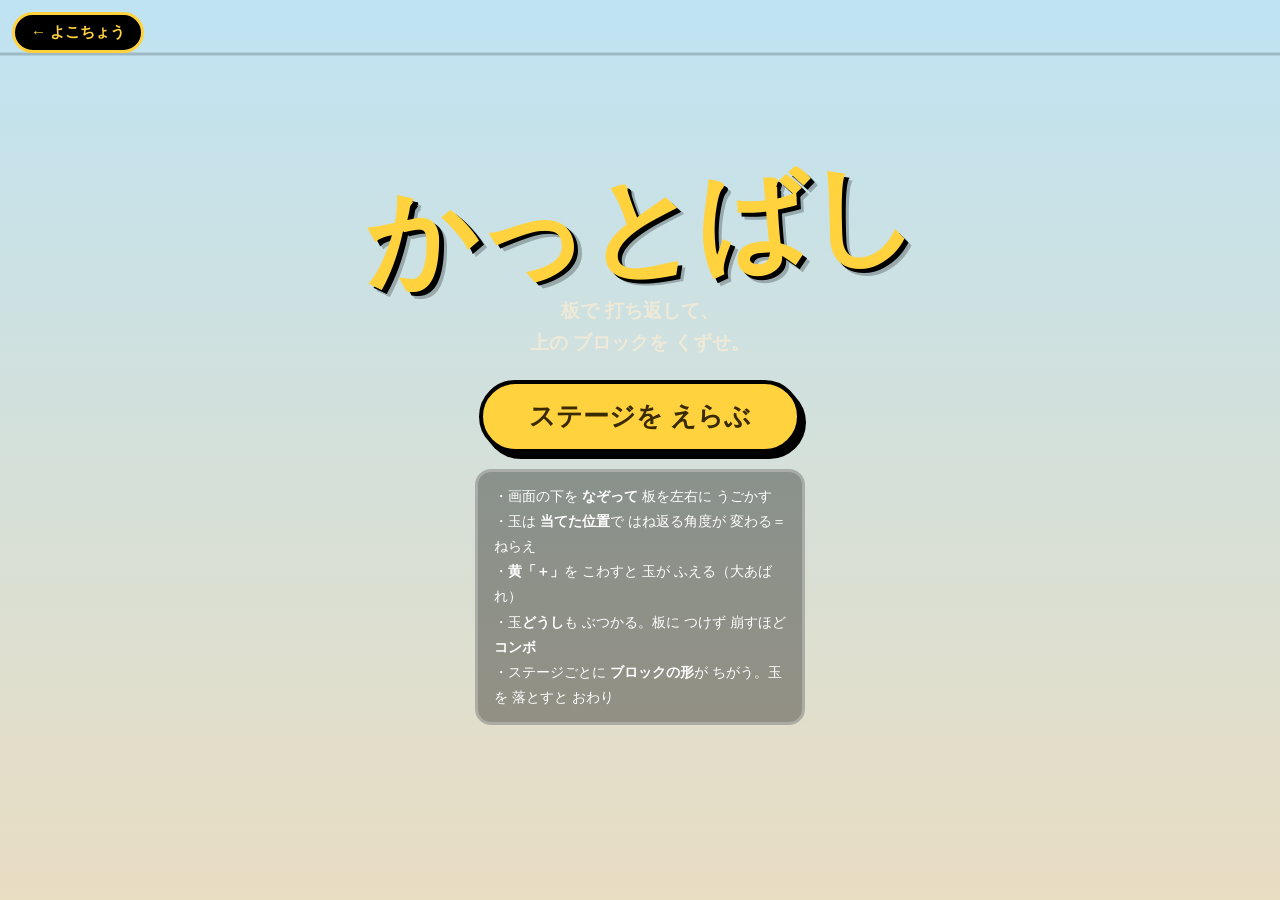
<file: katobashi.html>
<!DOCTYPE html>
<html lang="ja">
<head>
<meta charset="UTF-8">
<meta name="viewport" content="width=device-width, initial-scale=1.0, maximum-scale=1.0, user-scalable=no, viewport-fit=cover">
<meta name="apple-mobile-web-app-capable" content="yes">
<meta name="apple-mobile-web-app-title" content="かっとばし">
<meta name="theme-color" content="#e7e0cf">
<title>かっとばし</title>
<link rel="stylesheet" href="yokocho.css">
<style>
  #stages{ overflow:auto; justify-content:flex-start; padding-top:max(60px,env(safe-area-inset-top)); }
  #stages h1{ font-size:clamp(38px,11vw,66px); }
  #stgrid{ display:grid; grid-template-columns:repeat(3,1fr); gap:12px; width:100%; max-width:440px; margin-top:8px; }
  .stg{ aspect-ratio:1; border:4px solid #000; border-radius:14px; background:#7fd0ff; color:#0d2a3a;
    font-weight:900; font-size:15px; box-shadow:4px 5px 0 #000; display:flex; flex-direction:column;
    align-items:center; justify-content:center; gap:3px; cursor:pointer; text-align:center; padding:4px; }
  .stg:active{ transform:translate(3px,4px); box-shadow:1px 1px 0 #000; }
  .stg .no{ font-size:22px; }
  .stg small{ font-size:10px; font-weight:700; opacity:.72; }
  .stg .bw{ color:#0a6b2f; font-size:10px; }
</style>
</head>
<body>
<div id="wrap">
  <canvas id="c"></canvas>
  <a class="back" href="index.html">← よこちょう</a>

  <div id="hud" class="hidden">
    <div><div class="lbl">ステージ</div><div class="big" id="stageNum">1</div></div>
    <div class="r"><div class="lbl">のこり 玉</div><div class="big" id="life">3</div></div>
  </div>
  <div id="hint" class="hidden">下を なぞって 板を うごかす。玉を 落とすな</div>

  <div id="title" class="screen">
    <h1>かっとばし</h1>
    <div class="sub">板で 打ち返して、<br>上の ブロックを くずせ。</div>
    <button class="btn" id="toStages">ステージを えらぶ</button>
    <div class="pill" style="text-align:left;">
      ・画面の下を <b>なぞって</b> 板を左右に うごかす<br>
      ・玉は <b>当てた位置</b>で はね返る角度が 変わる＝ねらえ<br>
      ・<b>黄「＋」</b>を こわすと 玉が ふえる（大あばれ）<br>
      ・玉<b>どうし</b>も ぶつかる。板に つけず 崩すほど <b>コンボ</b><br>
      ・ステージごとに <b>ブロックの形</b>が ちがう。玉を 落とすと おわり
    </div>
  </div>

  <div id="stages" class="screen hidden">
    <h1>ステージ</h1>
    <div id="stgrid"></div>
  </div>

  <div id="gameover" class="screen hidden">
    <h2 id="goTitle">おとした！</h2>
    <div class="score" id="goSub"></div>
    <div class="msg" id="goMsg"></div>
    <div class="row" style="display:flex;gap:10px;flex-wrap:wrap;justify-content:center">
      <button class="btn" id="retryBtn">もういっかい</button>
      <button class="btn" id="backStages" style="background:#fff">ステージへ</button>
    </div>
  </div>
</div>

<script src="yokocho.js"></script>
<script src="katobashi.js"></script>
</body>
</html>
</file>
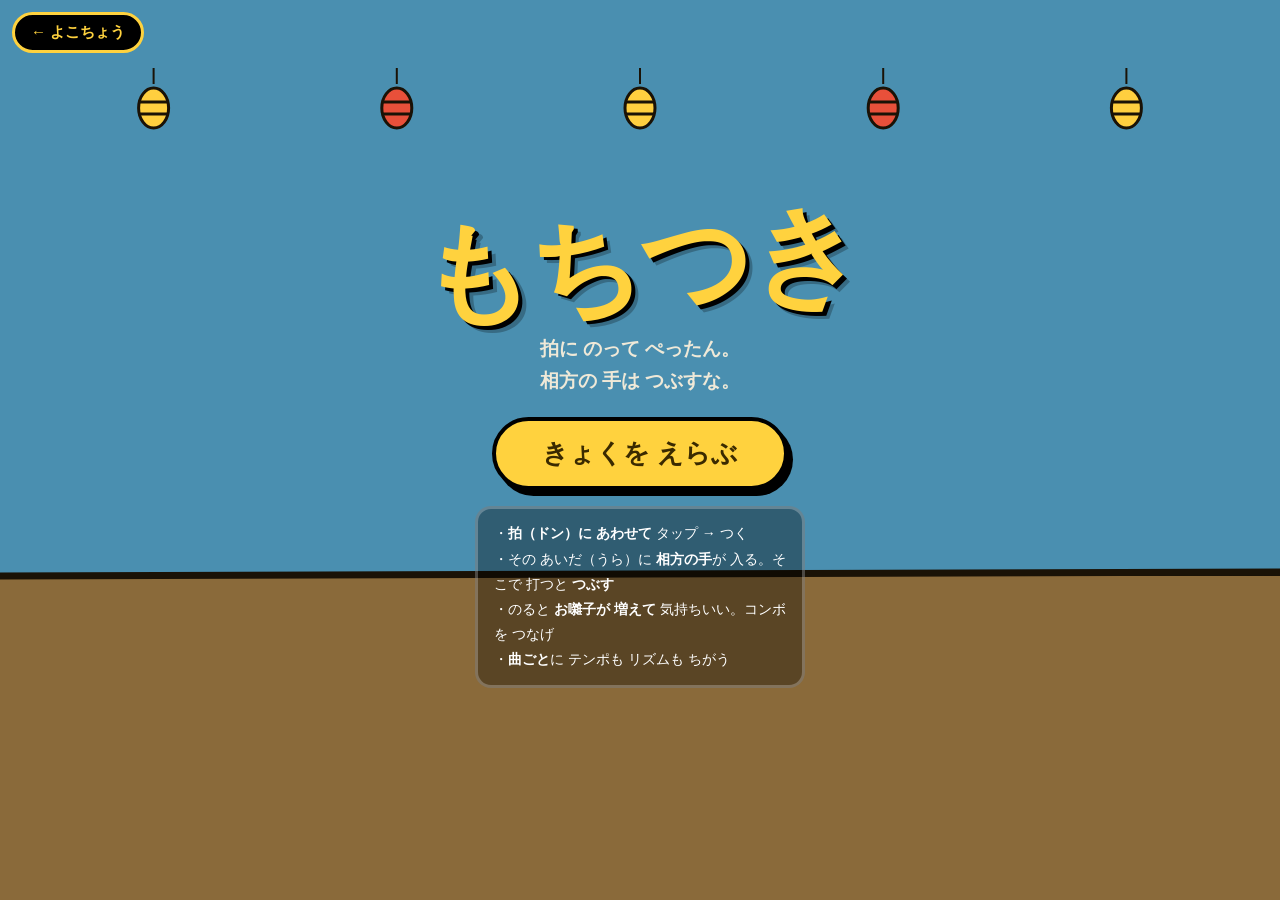
<file: mochi.html>
<!DOCTYPE html>
<html lang="ja">
<head>
<meta charset="UTF-8">
<meta name="viewport" content="width=device-width, initial-scale=1.0, maximum-scale=1.0, user-scalable=no, viewport-fit=cover">
<meta name="apple-mobile-web-app-capable" content="yes">
<meta name="apple-mobile-web-app-title" content="もちつき">
<meta name="theme-color" content="#4a8fb0">
<title>もちつき</title>
<link rel="stylesheet" href="yokocho.css">
<style>
  #songs{ overflow:auto; justify-content:flex-start; padding-top:max(60px,env(safe-area-inset-top)); }
  #songs h1{ font-size:clamp(38px,11vw,66px); }
  #sngrid{ display:grid; grid-template-columns:repeat(2,1fr); gap:12px; width:100%; max-width:440px; margin-top:8px; }
  .sng{ border:4px solid #000; border-radius:14px; background:#ff8a3d; color:#2a1206;
    font-weight:900; font-size:19px; box-shadow:4px 5px 0 #000; display:flex; flex-direction:column;
    align-items:center; justify-content:center; gap:3px; cursor:pointer; text-align:center; padding:14px 8px; }
  .sng:active{ transform:translate(3px,4px); box-shadow:1px 1px 0 #000; }
  .sng small{ font-size:11px; font-weight:700; opacity:.72; }
  .sng .bw{ color:#0a6b2f; font-size:11px; }
</style>
</head>
<body>
<div id="wrap">
  <canvas id="c"></canvas>
  <a class="back" href="index.html">← よこちょう</a>

  <div id="hud" class="hidden">
    <div><div class="lbl">ノリ</div><div class="big" id="deki">ふつう</div></div>
    <div class="r"><div class="lbl">いま</div><div class="big" id="sect" style="font-size:22px">-</div></div>
  </div>
  <div id="hint" class="hidden">拍に あわせて タップ！ 手が 出てる うらは 打つな！</div>

  <div id="title" class="screen">
    <h1>もちつき</h1>
    <div class="sub">拍に のって ぺったん。<br>相方の 手は つぶすな。</div>
    <button class="btn" id="toSongs">きょくを えらぶ</button>
    <div class="pill" style="text-align:left;">
      ・<b>拍（ドン）に あわせて</b> タップ → つく<br>
      ・その あいだ（うら）に <b>相方の手</b>が 入る。そこで 打つと <b>つぶす</b><br>
      ・のると <b>お囃子が 増えて</b> 気持ちいい。コンボを つなげ<br>
      ・<b>曲ごと</b>に テンポも リズムも ちがう
    </div>
  </div>

  <div id="songs" class="screen hidden">
    <h1>きょく</h1>
    <div id="sngrid"></div>
  </div>

  <div id="gameover" class="screen hidden">
    <h2 id="goTitle">できた</h2>
    <div class="score" id="goDeki"></div>
    <div class="msg" id="goMsg"></div>
    <div class="row" style="display:flex;gap:10px;flex-wrap:wrap;justify-content:center">
      <button class="btn" id="retryBtn">もういっかい</button>
      <button class="btn" id="backSongs" style="background:#fff">きょくへ</button>
    </div>
  </div>
</div>

<script src="yokocho.js"></script>
<script src="mochi.js"></script>
</body>
</html>
</file>
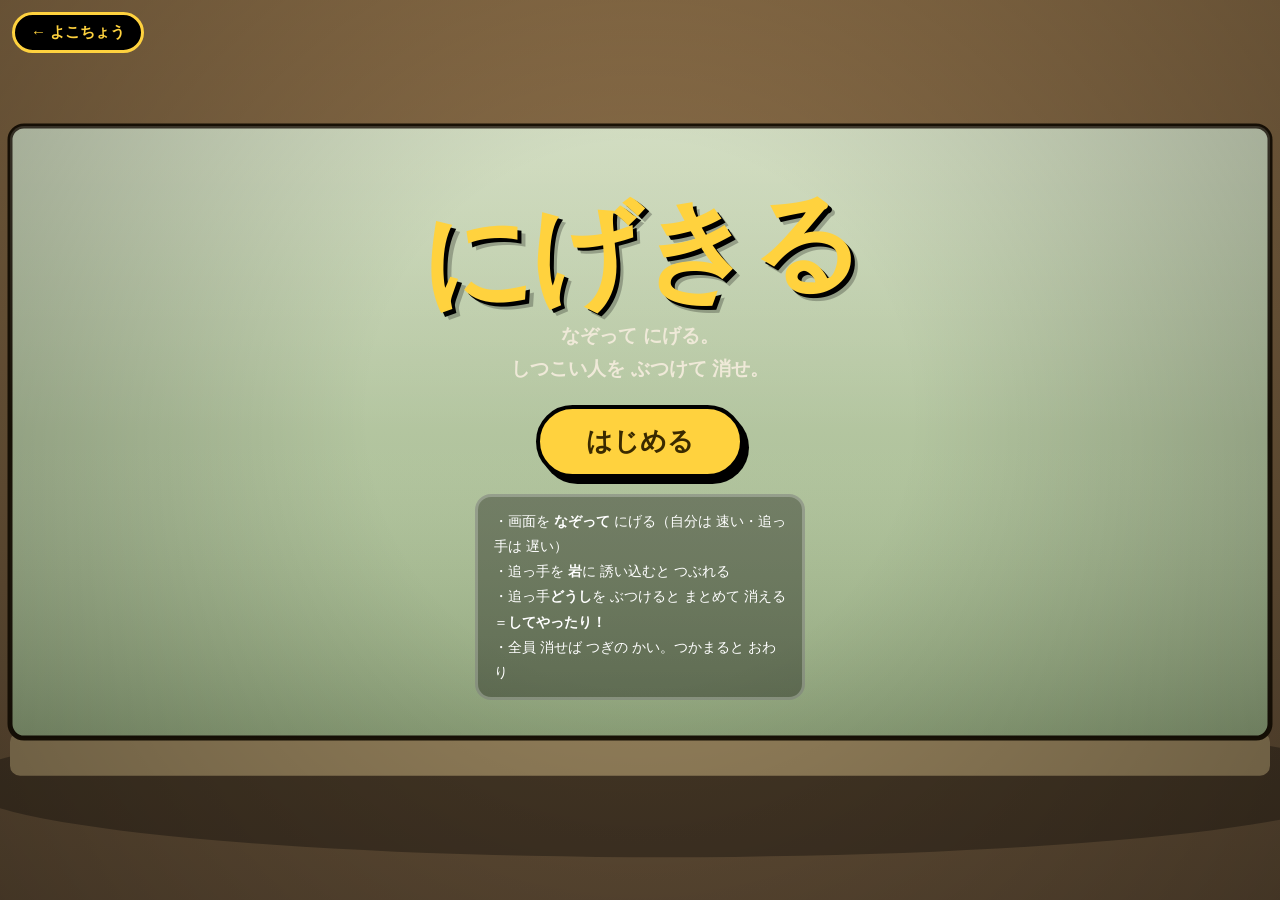
<file: nigekiru.html>
<!DOCTYPE html>
<html lang="ja">
<head>
<meta charset="UTF-8">
<meta name="viewport" content="width=device-width, initial-scale=1.0, maximum-scale=1.0, user-scalable=no, viewport-fit=cover">
<meta name="apple-mobile-web-app-capable" content="yes">
<meta name="apple-mobile-web-app-title" content="にげきる">
<meta name="theme-color" content="#e7e0cf">
<title>にげきる</title>
<link rel="stylesheet" href="yokocho.css">
</head>
<body>
<div id="wrap">
  <canvas id="c"></canvas>
  <a class="back" href="index.html">← よこちょう</a>

  <div id="hud" class="hidden">
    <div><div class="lbl">かい</div><div class="big" id="lv">1</div></div>
    <div class="r"><div class="lbl">のこり しつこいやつ</div><div class="big" id="left">0</div></div>
  </div>
  <div id="hint" class="hidden">なぞって にげろ！ 岩や 味方に ぶつけて 消せ</div>

  <div id="title" class="screen">
    <h1>にげきる</h1>
    <div class="sub">なぞって にげる。<br>しつこい人を <b>ぶつけて</b> 消せ。</div>
    <button class="btn" id="startBtn">はじめる</button>
    <div class="pill" style="text-align:left;">
      ・画面を <b>なぞって</b> にげる（自分は 速い・追っ手は 遅い）<br>
      ・追っ手を <b>岩</b>に 誘い込むと つぶれる<br>
      ・追っ手<b>どうし</b>を ぶつけると まとめて 消える＝<b>してやったり！</b><br>
      ・全員 消せば つぎの かい。つかまると おわり
    </div>
  </div>

  <div id="gameover" class="screen hidden">
    <h2 id="goTitle">つかまった</h2>
    <div class="score" id="goSub"></div>
    <div class="msg" id="goMsg"></div>
    <button class="btn" id="retryBtn">もういっかい</button>
  </div>
</div>

<script src="yokocho.js"></script>
<script src="nigekiru.js"></script>
</body>
</html>
</file>
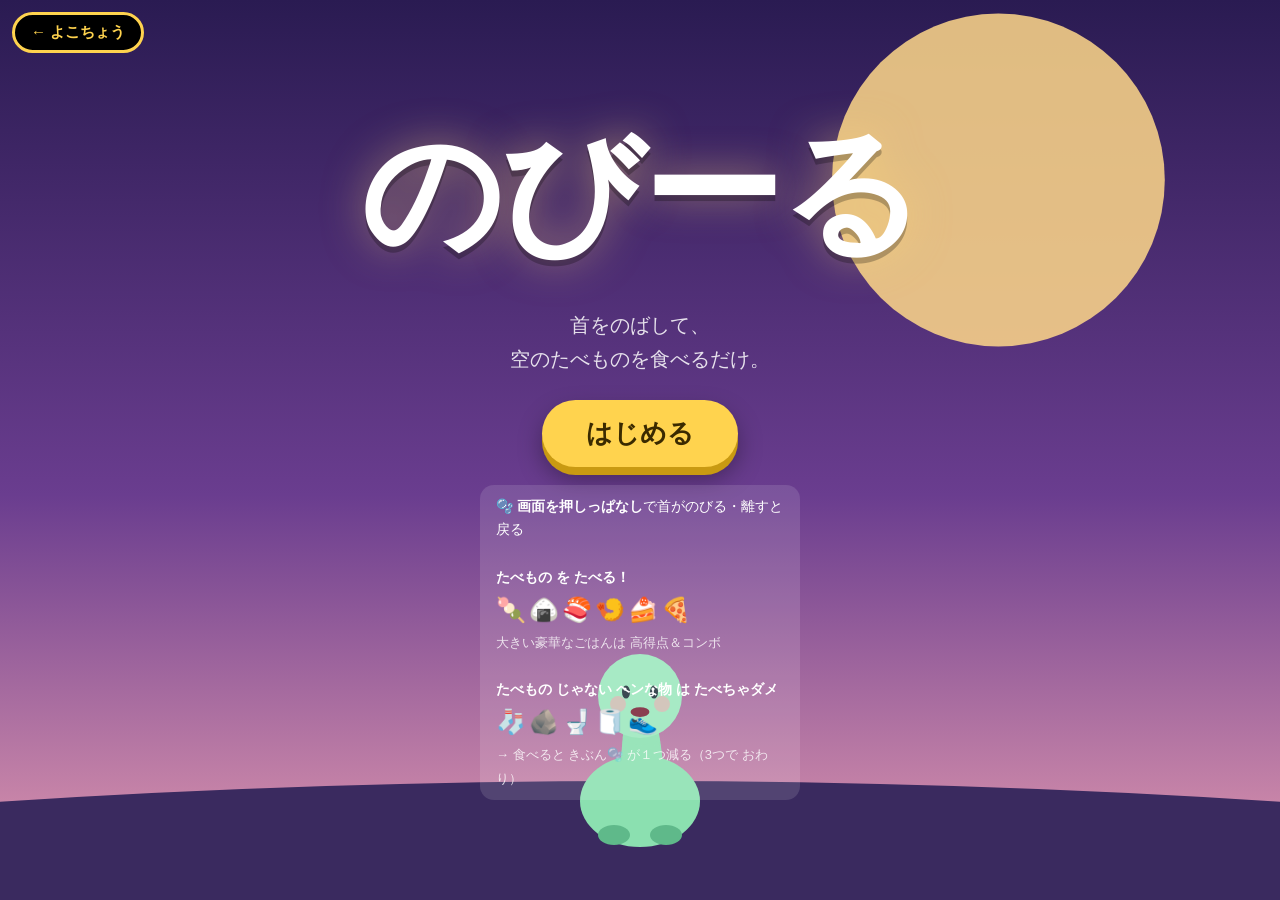
<file: nobiiru.html>
<!DOCTYPE html>
<html lang="ja">
<head>
<meta charset="UTF-8">
<meta name="viewport" content="width=device-width, initial-scale=1.0, maximum-scale=1.0, user-scalable=no, viewport-fit=cover">
<meta name="apple-mobile-web-app-capable" content="yes">
<meta name="theme-color" content="#12102a">
<title>のびーる</title>
<style>
  * { margin:0; padding:0; box-sizing:border-box; -webkit-tap-highlight-color:transparent; }
  html,body { width:100%; height:100%; overflow:hidden; background:#12102a; }
  body {
    font-family: "Hiragino Maru Gothic ProN","Hiragino Kaku Gothic ProN","Yu Gothic",sans-serif;
    touch-action:none; user-select:none; -webkit-user-select:none;
    display:flex; align-items:center; justify-content:center;
  }
  #wrap { position:relative; width:100%; height:100%; }
  canvas { position:absolute; inset:0; width:100%; height:100%; display:block; }
  /* UI overlays */
  .screen {
    position:absolute; inset:0; display:flex; flex-direction:column;
    align-items:center; justify-content:center; text-align:center; color:#fff;
    padding:24px; gap:18px; z-index:5;
  }
  .hidden { display:none !important; }
  #title h1 {
    font-size: clamp(56px, 22vw, 140px); font-weight:900; letter-spacing:-2px;
    text-shadow: 0 6px 0 rgba(0,0,0,.25), 0 0 40px rgba(255,220,120,.5);
    animation: bob 2.2s ease-in-out infinite;
  }
  @keyframes bob { 0%,100%{transform:translateY(0) rotate(-1.5deg)} 50%{transform:translateY(-14px) rotate(1.5deg)} }
  #title .sub { font-size: clamp(15px,4.5vw,20px); opacity:.85; line-height:1.7; }
  .btn {
    margin-top:6px; background:#ffd34e; color:#3a2a00; font-weight:900;
    font-size: clamp(20px,6vw,26px); border:none; border-radius:999px;
    padding:16px 44px; box-shadow:0 8px 0 #c99a12, 0 12px 24px rgba(0,0,0,.35);
    cursor:pointer; transition:transform .06s;
  }
  .btn:active { transform:translateY(5px); box-shadow:0 3px 0 #c99a12; }
  .pill { background:rgba(255,255,255,.12); border-radius:14px; padding:10px 16px; font-size:14px; line-height:1.7; max-width:340px; }
  #gameover h2 { font-size: clamp(40px,13vw,80px); font-weight:900; text-shadow:0 5px 0 rgba(0,0,0,.3); }
  #gameover .score { font-size: clamp(24px,8vw,44px); font-weight:900; color:#ffd34e; }
  #gameover .msg { font-size:16px; opacity:.9; max-width:320px; line-height:1.7; }
  /* HUD */
  /* 左上は「よこちょう」戻るボタンの領域。スコアが被らないよう左を空ける */
  #hud { position:absolute; top:0; left:0; right:0; z-index:4; padding:14px 16px 14px 116px;
    display:flex; justify-content:space-between; align-items:flex-start; color:#fff;
    pointer-events:none; font-weight:900; text-shadow:0 2px 6px rgba(0,0,0,.5); }
  #score { font-size: clamp(28px,9vw,44px); line-height:1; }
  #scoreLbl { font-size:11px; font-weight:700; opacity:.7; letter-spacing:2px; }
  #hearts { font-size: clamp(22px,7vw,30px); letter-spacing:2px; }
  #combo { position:absolute; top:64px; left:16px; z-index:4; color:#ffe27a;
    font-weight:900; font-size: clamp(18px,6vw,26px); text-shadow:0 2px 8px rgba(0,0,0,.6);
    pointer-events:none; opacity:0; transform:translateY(4px); transition:opacity .15s; }
  #hint { position:absolute; bottom: max(26px, env(safe-area-inset-bottom)); left:0; right:0;
    text-align:center; color:#fff; opacity:.6; font-size:14px; z-index:4; pointer-events:none;
    animation: pulse 1.6s ease-in-out infinite; }
  @keyframes pulse { 0%,100%{opacity:.35} 50%{opacity:.75} }
  #banner { position:absolute; top:38%; left:0; right:0; text-align:center; z-index:6;
    color:#fff; font-weight:900; font-size: clamp(28px,10vw,52px); pointer-events:none;
    text-shadow:0 4px 0 rgba(0,0,0,.35), 0 0 30px currentColor; opacity:0; }
</style>
</head>
<body>
<div id="wrap">
  <canvas id="c"></canvas>
  <!-- トップ(横丁)へ戻る。canvas とは別要素なので首のばし入力は誤爆しない -->
  <a href="index.html" id="backBtn" style="position:absolute;top:max(12px,env(safe-area-inset-top));left:12px;z-index:8;background:#000;color:#ffd34e;border:3px solid #ffd34e;border-radius:999px;font-weight:900;font-size:15px;padding:8px 16px;text-decoration:none;font-family:'Hiragino Maru Gothic ProN',sans-serif">← よこちょう</a>

  <div id="hud" class="hidden">
    <div><div id="scoreLbl">スコア</div><div id="score">0</div></div>
    <div id="hearts">🫧🫧🫧</div>
  </div>
  <div id="combo"></div>
  <div id="hint" class="hidden">たべもの だけ たべよう！ ヘンな物（🧦🪨🚽）は ダメ</div>
  <div id="banner"></div>

  <div id="title" class="screen">
    <h1>のびーる</h1>
    <div class="sub">首をのばして、<br>空のたべものを食べるだけ。</div>
    <button class="btn" id="startBtn">はじめる</button>
    <div class="pill" style="text-align:left; max-width:320px;">
      🫧 <b>画面を押しっぱなし</b>で首がのびる・離すと戻る<br><br>
      <b>たべもの を たべる！</b><br>
      <span style="font-size:24px;letter-spacing:3px;">🍡🍙🍣🍤🍰🍕</span><br>
      <span style="opacity:.8;font-size:13px;">大きい豪華なごはんは 高得点＆コンボ</span><br><br>
      <b>たべもの じゃない ヘンな物 は たべちゃダメ</b><br>
      <span style="font-size:24px;letter-spacing:3px;">🧦🪨🚽🧻👟</span><br>
      <span style="opacity:.8;font-size:13px;">→ 食べると きぶん🫧 が１つ減る（3つで おわり）</span>
    </div>
  </div>

  <div id="gameover" class="screen hidden">
    <h2>おなかいっぱい</h2>
    <div class="score" id="finalScore">0</div>
    <div class="msg" id="goMsg"></div>
    <button class="btn" id="retryBtn">もういっかい</button>
  </div>
</div>

<script>
"use strict";
(function(){
const cv = document.getElementById('c');
const ctx = cv.getContext('2d');
let W=0,H=0,DPR=1;
function resize(){
  DPR = Math.min(window.devicePixelRatio||1, 2.5);
  W = window.innerWidth; H = window.innerHeight;
  cv.width = W*DPR; cv.height = H*DPR;
  ctx.setTransform(DPR,0,0,DPR,0,0);
}
window.addEventListener('resize', resize); resize();

// ---------- tiny audio ----------
let AC=null;
function actx(){ if(!AC){ try{ AC=new (window.AudioContext||window.webkitAudioContext)(); }catch(e){} } return AC; }
function blip(freq, dur, type, vol){
  const ac=actx(); if(!ac) return;
  const o=ac.createOscillator(), g=ac.createGain();
  o.type=type||'square'; o.frequency.value=freq;
  g.gain.value=0; o.connect(g); g.connect(ac.destination);
  const t=ac.currentTime;
  g.gain.setValueAtTime(0,t);
  g.gain.linearRampToValueAtTime(vol||0.18, t+0.01);
  g.gain.exponentialRampToValueAtTime(0.0001, t+(dur||0.15));
  o.start(t); o.stop(t+(dur||0.15)+0.02);
}
function sChomp(){ blip(220,0.06,'square',0.2); setTimeout(()=>blip(140,0.09,'square',0.18),40); }
function sYum(mult){ blip(520+mult*40,0.09,'triangle',0.2); setTimeout(()=>blip(760+mult*50,0.12,'triangle',0.18),70); }
function sBad(){ blip(150,0.18,'sawtooth',0.22); setTimeout(()=>blip(90,0.25,'sawtooth',0.2),90); }
function sStretch(){ blip(300,0.05,'sine',0.05); }
function sLevel(){ [440,554,659,880].forEach((f,i)=>setTimeout(()=>blip(f,0.15,'triangle',0.16),i*90)); }

// ---------- game state ----------
const S = { TITLE:0, PLAY:1, OVER:2 };
let state = S.TITLE;
let score=0, mood=3, combo=0, bestCombo=0, level=0, timeSec=0;
let holding=false;
let shake=0, flash=0, flashColor='255,255,255';
const items=[], parts=[], floaters=[], decor=[];
let spawnT=0, tPrev=0;

// creature
const cre = {
  charge:0,      // 0..1 how far neck extends
  headY:0, headX:0, headVX:0,
  chomp:0,       // mouth open animation
  squash:0,      // eat squash
  face:0,        // eaten count for expression
  hurt:0,
};

// world palettes per level (surreal escalation)
const LEVELS = [
  {name:"", sky:['#2a1b52','#6a3d8f','#e59bb0'], ground:'#3a2a5f', sun:'#ffd98a'},
  {name:"世界がゆがみはじめた", sky:['#132a4a','#2f7fa8','#a8e0c0'], ground:'#1f3a4f', sun:'#ffe6a0'},
  {name:"太陽が目をあけた", sky:['#4a1230','#a83f5f','#ffb27a'], ground:'#3a1226', sun:'#fff0c0', eye:true},
  {name:"だんごの雨", sky:['#101a3a','#3a4f9f','#7fa8e0'], ground:'#101a2f', sun:'#ffd98a', rain:true},
  {name:"む", sky:['#0a0a0a','#1a1a1a','#2a2a2a'], ground:'#000', sun:'#666', mu:true},
  {name:"ぜんぶ おいしい", sky:['#3a0f4a','#a02f9f','#ff9fd0'], ground:'#2a0a3a', sun:'#fff', disco:true},
];
function curLevel(){ return LEVELS[Math.min(level, LEVELS.length-1)]; }

// item catalog
// GOOD = だれが見ても「食べ物」。 BAD = だれが見ても「食べ物じゃないヘンな物」。
const GOOD = [
  {e:'🍡',p:10}, {e:'🍙',p:10}, {e:'🍤',p:12}, {e:'🍩',p:12},
  {e:'🍣',p:14}, {e:'🍓',p:14}, {e:'🍌',p:12}, {e:'🐟',p:14},
  {e:'🍢',p:12}, {e:'🥟',p:12}, {e:'🍉',p:14}, {e:'🌭',p:12},
];
const RARE = [ // ちょっと豪華な食べ物（高得点）
  {e:'🍰',p:40}, {e:'🎂',p:45}, {e:'🍕',p:35}, {e:'🍔',p:35},
  {e:'🍱',p:40}, {e:'🍜',p:35}, {e:'🍭',p:30}, {e:'🍇',p:30},
];
const BAD = [ // 空を流れてくるが、どう見ても食べ物ではない
  {e:'🧦'}, {e:'🪨'}, {e:'🚽'}, {e:'🧻'}, {e:'🔩'},
  {e:'🩴'}, {e:'🧼'}, {e:'🪤'}, {e:'🔌'}, {e:'🧯'}, {e:'👟'}, {e:'🪥'},
];

function baseY(){ return H - Math.max(90, H*0.13); }
function restHeadY(){ return baseY() - Math.max(70, H*0.10); }
function topHeadY(){ return Math.max(90, H*0.14); }

function reset(){
  score=0; mood=3; combo=0; bestCombo=0; level=0; timeSec=0; holding=false;
  items.length=0; parts.length=0; floaters.length=0; decor.length=0;
  spawnT=0; shake=0; flash=0;
  cre.charge=0; cre.headY=restHeadY(); cre.headX=W/2; cre.headVX=0;
  cre.chomp=0; cre.squash=0; cre.face=0; cre.hurt=0;
  updateHUD();
}

// ---------- spawning ----------
function spawnItem(){
  const lv = level;
  const dir = Math.random()<0.5?1:-1;
  const speed = (60 + Math.random()*40 + lv*10) * (dir);
  // keep lanes above the resting head so nothing auto-hits you without a reach
  const lane = topHeadY() + Math.random()*(restHeadY()-topHeadY()-90);
  const r = Math.random();
  let type, emoji, pts, bad=false, sway=Math.random()<0.4;
  const badChance = 0.14 + lv*0.02;
  if(r < badChance){
    const b = BAD[(Math.random()*BAD.length)|0];
    type='bad'; emoji=b.e; pts=0; bad=true;
  } else if(r < badChance+0.14){
    const g = RARE[(Math.random()*RARE.length)|0];
    type='rare'; emoji=g.e; pts=g.p;
  } else {
    const g = GOOD[(Math.random()*GOOD.length)|0];
    type='good'; emoji=g.e; pts=g.p;
  }
  items.push({
    x: dir>0? -40 : W+40, y:lane, vx:speed, base:lane,
    emoji, pts, bad, type, r:34, born:timeSec, sway,
    swayAmp: 10+Math.random()*22, swayF: 1.5+Math.random()*2, rot:(Math.random()-0.5)*0.4
  });
}

// ---------- effects ----------
function burst(x,y,color,n){
  for(let i=0;i<n;i++){
    const a=Math.random()*Math.PI*2, sp=60+Math.random()*220;
    parts.push({x,y,vx:Math.cos(a)*sp,vy:Math.sin(a)*sp-60,life:0.6+Math.random()*0.4,age:0,
      r:3+Math.random()*5,color});
  }
}
function floatText(x,y,txt,color,big){
  floaters.push({x,y,txt,color,age:0,life:1.0,big:!!big});
}

// ---------- eating ----------
function eat(it){
  cre.chomp=1; cre.squash=1;
  if(it.bad){
    mood--; combo=0; cre.hurt=1; cre.face=Math.max(0,cre.face-1);
    shake=Math.max(shake,16); flash=0.6; flashColor='255,70,90';
    sBad();
    burst(it.x,it.y,'255,90,110',22);
    floatText(cre.headX, cre.headY-40, ['げっ','うぇ','まずっ','ヘン','うっ'][(Math.random()*5)|0], '#ff8a9a', true);
    updateHUD();
    if(mood<=0){ setTimeout(gameOver, 260); }
    return;
  }
  combo++; bestCombo=Math.max(bestCombo,combo);
  cre.face=Math.min(6,cre.face+1);
  const mult = 1 + Math.floor(combo/5);
  const gained = it.pts*mult;
  score += gained;
  sChomp(); sYum(Math.min(mult,6));
  const col = it.type==='rare' ? '255,220,90' : '150,230,140';
  burst(it.x,it.y,col, it.type==='rare'?26:16);
  floatText(it.x, it.y-10, '+'+gained + (mult>1?(' x'+mult):''), it.type==='rare'?'#ffdc5a':'#b6ff8c', it.type==='rare');
  shake=Math.max(shake, it.type==='rare'?10:5);
  showCombo();
  // level up by score
  const newLevel = Math.min(LEVELS.length-1, Math.floor(score/220));
  if(newLevel>level){ level=newLevel; onLevelUp(); }
  updateHUD();
}

function onLevelUp(){
  sLevel();
  const L=curLevel();
  showBanner(L.name || '？？？');
  flash=0.5; flashColor='255,255,255'; shake=Math.max(shake,14);
  // add decor
  if(L.rain){ for(let i=0;i<3;i++) decor.push({t:'rain'}); }
}

// ---------- UI helpers ----------
const $score=document.getElementById('score'), $hearts=document.getElementById('hearts');
const $combo=document.getElementById('combo'), $banner=document.getElementById('banner');
function updateHUD(){
  $score.textContent = score;
  $hearts.textContent = mood>0 ? '🫧'.repeat(mood)+'🖤'.repeat(Math.max(0,3-mood)) : '🖤🖤🖤';
}
let comboHideT=null;
function showCombo(){
  if(combo<2){ $combo.style.opacity=0; return; }
  $combo.textContent = combo+' コンボ！';
  $combo.style.opacity=1; $combo.style.transform='translateY(0) scale(1.1)';
  clearTimeout(comboHideT);
  comboHideT=setTimeout(()=>{ $combo.style.opacity=0; }, 1100);
}
let bannerT=null;
function showBanner(txt){
  $banner.textContent = txt;
  $banner.style.color = ['#ffd34e','#7fe0ff','#ff9fd0','#b6ff8c'][(Math.random()*4)|0];
  $banner.style.transition='none'; $banner.style.opacity=0; $banner.style.transform='scale(1.4)';
  requestAnimationFrame(()=>{
    $banner.style.transition='opacity .3s, transform .5s';
    $banner.style.opacity=1; $banner.style.transform='scale(1)';
  });
  clearTimeout(bannerT);
  bannerT=setTimeout(()=>{ $banner.style.transition='opacity .6s'; $banner.style.opacity=0; }, 1600);
}

// ---------- screens ----------
const $title=document.getElementById('title'), $over=document.getElementById('gameover'),
      $hud=document.getElementById('hud'), $hint=document.getElementById('hint');
const GO_MSGS = [
  'また のびーるを よろしく。','首はぶじだった。','きぶんは たいせつ。',
  'それも 人生。','おつかれ、ムチオ。','だんごは 正義。','宇宙は やさしくない。'
];
function startGame(){
  actx(); if(AC && AC.state==='suspended') AC.resume();
  reset(); state=S.PLAY;
  $title.classList.add('hidden'); $over.classList.add('hidden');
  $hud.classList.remove('hidden'); $hint.classList.remove('hidden');
  setTimeout(()=>$hint.classList.add('hidden'), 3200);
}
function gameOver(){
  if(state!==S.PLAY) return;
  state=S.OVER;
  $hud.classList.add('hidden');
  document.getElementById('finalScore').textContent = score + ' てん';
  document.getElementById('goMsg').textContent =
    'さいだいコンボ '+bestCombo+'。' + GO_MSGS[(Math.random()*GO_MSGS.length)|0];
  $over.classList.remove('hidden');
  sBad();
}
document.getElementById('startBtn').addEventListener('click', startGame);
document.getElementById('retryBtn').addEventListener('click', startGame);

// ---------- input ----------
function press(){ if(state===S.PLAY){ holding=true; } }
function release(){ holding=false; }
cv.addEventListener('pointerdown', press);
window.addEventListener('pointerup', release);
window.addEventListener('pointercancel', release);
window.addEventListener('keydown', e=>{ if(e.code==='Space'){ e.preventDefault(); if(state===S.PLAY) press(); else startGame(); }});
window.addEventListener('keyup', e=>{ if(e.code==='Space') release(); });

// ---------- update ----------
function update(dt){
  timeSec += dt;
  if(state!==S.PLAY) return;

  // charge
  const target = holding?1:0;
  const rate = holding?2.0:5.5;
  cre.charge += (target-cre.charge)*Math.min(1,dt*rate);
  if(holding && Math.random()<0.25) sStretch();

  // head position (spring toward charged height + wobble)
  const desiredY = restHeadY() + (topHeadY()-restHeadY())*ease(cre.charge);
  cre.headY += (desiredY-cre.headY)*Math.min(1,dt*12);
  // lateral wobble grows with reach
  const swayAmp = 26*cre.charge;
  const targetX = W/2 + Math.sin(timeSec*3.2)*swayAmp + Math.sin(timeSec*1.3)*swayAmp*0.4;
  cre.headX += (targetX-cre.headX)*Math.min(1,dt*10);

  cre.chomp = Math.max(0, cre.chomp - dt*4);
  cre.squash = Math.max(0, cre.squash - dt*3);
  cre.hurt = Math.max(0, cre.hurt - dt*2);

  // spawn
  spawnT -= dt;
  const interval = Math.max(0.42, 1.1 - level*0.09);
  if(spawnT<=0){ spawnItem(); spawnT = interval*(0.7+Math.random()*0.6); }

  // items
  const hx=cre.headX, hy=cre.headY, hr=40;
  for(let i=items.length-1;i>=0;i--){
    const it=items[i];
    it.x += it.vx*dt;
    if(it.sway) it.y = it.base + Math.sin(timeSec*it.swayF + it.x*0.01)*it.swayAmp;
    it.rot += dt*0.6;
    // collide with head (only meaningful when neck extended enough OR item low)
    const dx=it.x-hx, dy=it.y-hy;
    if(dx*dx+dy*dy < (hr+it.r)*(hr+it.r)){
      eat(it); items.splice(i,1); continue;
    }
    if(it.x < -70 || it.x > W+70) items.splice(i,1);
  }

  // particles
  for(let i=parts.length-1;i>=0;i--){
    const p=parts[i]; p.age+=dt;
    p.vy += 480*dt; p.x+=p.vx*dt; p.y+=p.vy*dt; p.vx*=0.98;
    if(p.age>=p.life) parts.splice(i,1);
  }
  for(let i=floaters.length-1;i>=0;i--){
    const f=floaters[i]; f.age+=dt; f.y-=40*dt;
    if(f.age>=f.life) floaters.splice(i,1);
  }

  shake = Math.max(0, shake - dt*40);
  flash = Math.max(0, flash - dt*2.2);
}
function ease(t){ return t*t*(3-2*t); }

// ---------- render ----------
function draw(){
  const L=curLevel();
  ctx.save();
  // 画面ゆれは廃止

  // sky gradient
  const g=ctx.createLinearGradient(0,0,0,H);
  g.addColorStop(0,L.sky[0]); g.addColorStop(0.55,L.sky[1]); g.addColorStop(1,L.sky[2]);
  ctx.fillStyle=g; ctx.fillRect(-20,-20,W+40,H+40);

  // sun / surreal sun
  const sx=W*0.78, sy=H*0.20, sr=Math.max(46,W*0.13);
  ctx.save();
  ctx.globalAlpha = L.mu?0.25:0.9;
  ctx.fillStyle=L.sun;
  ctx.beginPath(); ctx.arc(sx,sy,sr,0,7); ctx.fill();
  if(L.eye){ // sun with eye
    ctx.fillStyle='#fff'; ctx.beginPath(); ctx.ellipse(sx,sy,sr*0.5,sr*0.55,0,0,7); ctx.fill();
    ctx.fillStyle='#201018';
    const px=Math.cos(timeSec*0.8)*sr*0.16, py=Math.sin(timeSec*0.8)*sr*0.16;
    ctx.beginPath(); ctx.arc(sx+px,sy+py,sr*0.2,0,7); ctx.fill();
  }
  if(L.disco){ ctx.globalAlpha=0.5; for(let i=0;i<8;i++){ ctx.rotate(0.78); ctx.fillStyle=`hsl(${(timeSec*120+i*45)%360},90%,65%)`; ctx.fillRect(sx-2,sy-sr*3,4,sr*2);} }
  ctx.restore();

  // big 「無」 for the void level
  if(L.mu){
    ctx.save(); ctx.globalAlpha=0.14; ctx.fillStyle='#fff';
    ctx.font='900 '+Math.min(W,H)*0.7+'px serif'; ctx.textAlign='center'; ctx.textBaseline='middle';
    ctx.fillText('無', W/2, H*0.42); ctx.restore();
  }

  // ground blob
  ctx.fillStyle=L.ground;
  const by=baseY();
  ctx.beginPath();
  ctx.moveTo(-20,H+20); ctx.lineTo(-20,by+20);
  ctx.quadraticCurveTo(W*0.5, by-24, W+20, by+20); ctx.lineTo(W+20,H+20); ctx.closePath();
  ctx.fill();

  // items — the object itself tells you: food = eat, obviously-not-food = don't. No colour hints.
  ctx.textAlign='center'; ctx.textBaseline='middle';
  for(const it of items){
    ctx.save(); ctx.translate(it.x,it.y);
    ctx.rotate(Math.sin(it.rot)*0.12);
    ctx.shadowColor='rgba(0,0,0,0.28)'; ctx.shadowBlur=8; ctx.shadowOffsetY=3;
    const size = it.type==='rare' ? it.r*1.85 : it.r*1.55; // rare food is a little bigger
    ctx.font=size+'px serif';
    ctx.fillText(it.emoji,0,0);
    ctx.restore();
  }

  // creature
  drawCreature(by);

  // particles
  for(const p of parts){
    const a=1-p.age/p.life;
    ctx.globalAlpha=a; ctx.fillStyle='rgba('+p.color+',1)';
    ctx.beginPath(); ctx.arc(p.x,p.y,p.r*(0.4+a*0.9),0,7); ctx.fill();
  }
  ctx.globalAlpha=1;

  // floaters
  for(const f of floaters){
    const a=1-f.age/f.life;
    ctx.globalAlpha=a; ctx.fillStyle=f.color;
    ctx.font='900 '+(f.big?34:24)+'px sans-serif';
    ctx.fillText(f.txt,f.x,f.y);
  }
  ctx.globalAlpha=1;
  ctx.restore();

  // flash
  if(flash>0){ ctx.fillStyle='rgba('+flashColor+','+(flash*0.5)+')'; ctx.fillRect(0,0,W,H); }
}

function drawCreature(by){
  const bx=W/2;
  const hx=cre.headX, hy=cre.headY;
  // neck as wobbly noodle from base to head
  const N=16;
  const pts=[];
  for(let i=0;i<=N;i++){
    const t=i/N;
    const x=lerp(bx,hx,t) + Math.sin(t*3.3 - timeSec*4)*10*cre.charge*(1-t*0.3);
    const y=lerp(by,hy,t);
    pts.push([x,y]);
  }
  // thickness taper
  ctx.strokeStyle='#8be0b0'; ctx.lineCap='round'; ctx.lineJoin='round';
  for(let i=0;i<N;i++){
    const t=i/N;
    ctx.lineWidth = lerp(46,26,t);
    ctx.beginPath(); ctx.moveTo(pts[i][0],pts[i][1]); ctx.lineTo(pts[i+1][0],pts[i+1][1]); ctx.stroke();
  }
  // belly blob at base
  ctx.fillStyle='#8be0b0';
  ctx.beginPath(); ctx.ellipse(bx, by+18, 60, 46, 0, 0, 7); ctx.fill();
  // little feet
  ctx.fillStyle='#5fb98a';
  ctx.beginPath(); ctx.ellipse(bx-26, by+52, 16, 10,0,0,7); ctx.fill();
  ctx.beginPath(); ctx.ellipse(bx+26, by+52, 16, 10,0,0,7); ctx.fill();

  // head (squash/stretch on eat)
  const sq=cre.squash;
  const rw=42*(1+sq*0.25), rh=42*(1-sq*0.2);
  ctx.save(); ctx.translate(hx,hy);
  // face color shifts when hurt
  ctx.fillStyle = cre.hurt>0.3 ? '#a7e6bf' : '#9be7bd';
  ctx.beginPath(); ctx.ellipse(0,0,rw,rh,0,0,7); ctx.fill();
  // cheeks
  ctx.fillStyle='rgba(255,150,170,.5)';
  ctx.beginPath(); ctx.arc(-22,8,8,0,7); ctx.fill();
  ctx.beginPath(); ctx.arc(22,8,8,0,7); ctx.fill();
  // eyes
  ctx.fillStyle='#20303a';
  if(cre.hurt>0.3){
    // x_x eyes
    ctx.lineWidth=4; ctx.strokeStyle='#20303a';
    drawX(-14,-4,7); drawX(14,-4,7);
  } else {
    const blink = (Math.sin(timeSec*1.7)>0.96)?1:0;
    const eh = blink?1:(6 + cre.charge*3);
    ctx.beginPath(); ctx.ellipse(-14,-4,4,eh,0,0,7); ctx.fill();
    ctx.beginPath(); ctx.ellipse(14,-4,4,eh,0,0,7); ctx.fill();
    // sparkle
    ctx.fillStyle='#fff';
    ctx.beginPath(); ctx.arc(-15,-7,1.6,0,7); ctx.fill();
    ctx.beginPath(); ctx.arc(13,-7,1.6,0,7); ctx.fill();
    ctx.fillStyle='#20303a';
  }
  // mouth (open when chomping / charging)
  const open = Math.max(cre.chomp, cre.charge*0.4);
  ctx.fillStyle='#7a2438';
  ctx.beginPath();
  ctx.ellipse(0, 16, 9+open*6, 4+open*12, 0, 0, 7); ctx.fill();
  ctx.restore();
}
function drawX(x,y,s){ ctx.beginPath(); ctx.moveTo(x-s,y-s); ctx.lineTo(x+s,y+s); ctx.moveTo(x+s,y-s); ctx.lineTo(x-s,y+s); ctx.stroke(); }
function lerp(a,b,t){ return a+(b-a)*t; }

// ---------- title/idle creature anim ----------
function drawIdle(){
  const L=LEVELS[0];
  const g=ctx.createLinearGradient(0,0,0,H);
  g.addColorStop(0,L.sky[0]); g.addColorStop(0.55,L.sky[1]); g.addColorStop(1,L.sky[2]);
  ctx.fillStyle=g; ctx.fillRect(0,0,W,H);
  const sx=W*0.78, sy=H*0.20, sr=Math.max(46,W*0.13);
  ctx.fillStyle=L.sun; ctx.globalAlpha=.85; ctx.beginPath(); ctx.arc(sx,sy,sr,0,7); ctx.fill(); ctx.globalAlpha=1;
  const by=baseY();
  ctx.fillStyle=L.ground;
  ctx.beginPath(); ctx.moveTo(-20,H+20); ctx.lineTo(-20,by+20);
  ctx.quadraticCurveTo(W*0.5, by-24, W+20, by+20); ctx.lineTo(W+20,H+20); ctx.closePath(); ctx.fill();
  cre.headX=W/2; cre.headY=restHeadY()+Math.sin(timeSec*2)*10; cre.charge=0.15+Math.sin(timeSec*2)*0.1;
  cre.chomp=0; cre.squash=0; cre.hurt=0;
  drawCreature(by);
}

// ---------- loop ----------
function step(nowMs){
  if(!W || !H) resize();               // safety: recover from 0-size init
  const now=nowMs/1000; let dt = tPrev? now-tPrev : 0; tPrev=now;
  if(dt<=0) return; dt=Math.min(dt,0.05);
  if(state===S.PLAY){ update(dt); draw(); }
  else { timeSec+=dt; ctx.setTransform(DPR,0,0,DPR,0,0); drawIdle(); }
}
function frame(ts){ if(!window.__pause) step(ts); if(!window.__halt) requestAnimationFrame(frame); }
if(location.hash==='#test'){ window.__step=step; window.__dbg=()=>({state,holding,items:items.length,headY:Math.round(cre.headY),headX:Math.round(cre.headX),charge:+cre.charge.toFixed(2),restY:Math.round(restHeadY()),topY:Math.round(topHeadY()),spawnT:+spawnT.toFixed(2)});
  window.__items=()=>items.map(it=>({x:Math.round(it.x),y:Math.round(it.y),d:Math.round(Math.hypot(it.x-cre.headX,it.y-cre.headY)),e:it.emoji}));
  window.__eatBad=()=>eat({bad:true,x:cre.headX,y:cre.headY,emoji:'⚡',type:'bad',pts:0});
  window.__eatGood=()=>eat({bad:false,x:cre.headX,y:cre.headY,emoji:'🍡',type:'good',pts:10}); }
// Watchdog: if rAF is throttled (e.g. hidden/background tab) keep the game ticking.
setInterval(()=>{ if(!window.__pause && performance.now()-tPrev*1000 > 80) step(performance.now()); }, 40);
window.addEventListener('load', resize);
cre.headY=restHeadY(); cre.headX=W/2;
requestAnimationFrame(frame);
})();
</script>
</body>
</html>
</file>
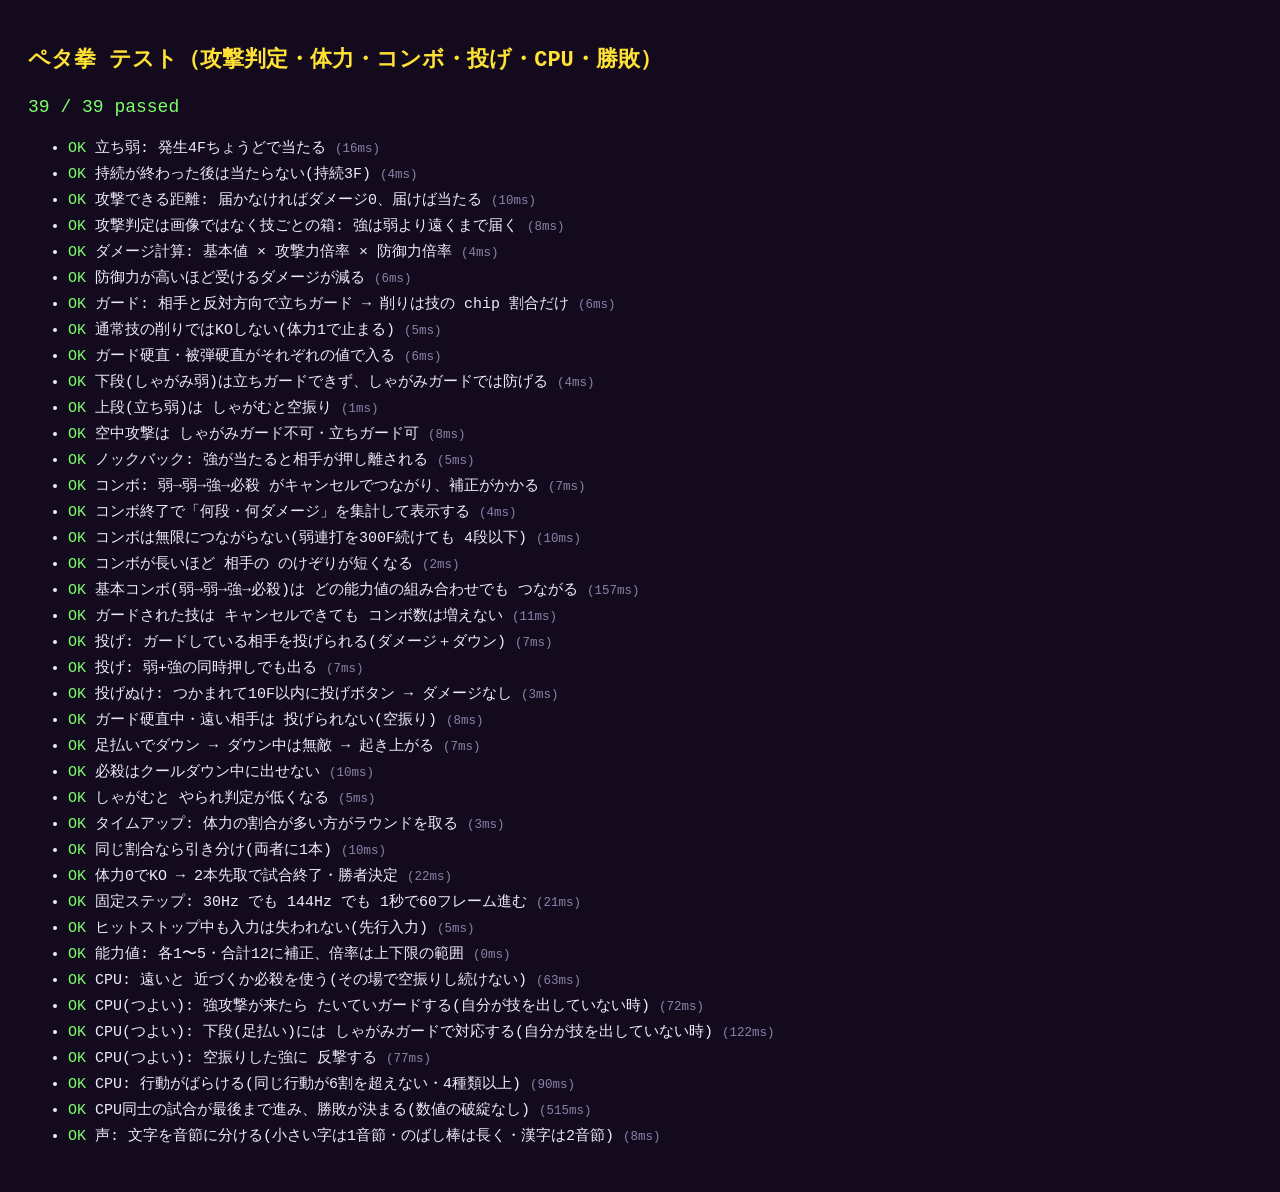
<file: kakutou/tests/tests.html>
<!DOCTYPE html>
<html lang="ja">
<head>
<meta charset="UTF-8">
<meta name="viewport" content="width=device-width, initial-scale=1.0">
<title>ペタ拳 テスト</title>
<style>
  body{ background:#140a1e; color:#efe9ff; font:15px/1.6 "DotGothic16","MS Gothic",monospace; padding:20px; }
  h1{ color:#ffe234; font-size:22px; } #sum{ font-size:18px; margin:10px 0 16px; }
  .ok{ color:#7cff6a; } .ng{ color:#ff6a5a; } li{ margin:2px 0; } .err{ color:#ffb02e; margin-left:2em; display:block; }
  small{ color:#8a83a8; }
</style>
</head>
<body>
<h1>ペタ拳 テスト（攻撃判定・体力・コンボ・投げ・CPU・勝敗）</h1>
<div id="sum">実行中…</div>
<ul id="list"></ul>
<script src="../pixel.js"></script>
<script src="../voice.js"></script>
<script src="../cutout.js"></script>
<script src="../chars.js"></script>
<script src="../fighter.js"></script>
<script src="../input.js"></script>
<script src="../ai.js"></script>
<script src="../battle.js"></script>
<script src="specs.js"></script>
<script>
  setTimeout(()=>{
    const ul=document.getElementById("list");
    const r=KK_TESTS.run(res=>{ const li=document.createElement("li");
      li.innerHTML=`<span class="${res.ok?"ok":"ng"}">${res.ok?"OK":"NG"}</span> ${res.name} <small>(${res.ms}ms)</small>`+(res.ok?"":`<span class="err">→ ${res.err}</span>`);
      ul.appendChild(li); });
    const s=document.getElementById("sum"); s.className=r.fail?"ng":"ok"; s.textContent=`${r.pass} / ${r.total} passed`+(r.fail?`（${r.fail} 件 失敗）`:"");
    window.__testResult=r;
  },50);
</script>
</body>
</html>
</file>
<file: yokocho.css>
/* =====================================================================
   ヘンゲー横丁 共通スタイル(世界観の芯)。
   絵文字は使わない。手描き・太い黒縁・ケバいベタ・ずれ影のシール感。
   全ゲームがこれを読み込んで見た目を揃える。
   ===================================================================== */
:root{
  --ink:#1a1206; --paper:#f4efe2; --pop:#ffd23e; --pop2:#ff8a3d;
  --sky:#4a8fb0; --dirt:#8a6a3a;
}
*{ margin:0; padding:0; box-sizing:border-box; -webkit-tap-highlight-color:transparent; }
html,body{ width:100%; height:100%; overflow:hidden; background:#2a2016; }
body{
  font-family:"Hiragino Maru Gothic ProN","Hiragino Kaku Gothic ProN","Yu Gothic",sans-serif;
  touch-action:none; user-select:none; -webkit-user-select:none;
  display:flex; align-items:center; justify-content:center;
}
#wrap{ position:relative; width:100%; height:100%; }
canvas{ position:absolute; inset:0; width:100%; height:100%; display:block; }

.screen{ position:absolute; inset:0; display:flex; flex-direction:column;
  align-items:center; justify-content:center; text-align:center; color:#fff; padding:24px; gap:16px; z-index:5; }
.hidden{ display:none !important; }
.screen h1{ font-size:clamp(52px,18vw,110px); font-weight:900; letter-spacing:-3px; color:var(--pop);
  text-shadow:4px 4px 0 #000, 7px 7px 0 rgba(0,0,0,.25); transform:rotate(-3deg);
  animation:hg-bob 2.2s ease-in-out infinite; line-height:.95; }
@keyframes hg-bob{ 0%,100%{transform:translateY(0) rotate(-3deg)} 50%{transform:translateY(-12px) rotate(2deg)} }
.screen .sub{ font-size:clamp(14px,4.5vw,19px); font-weight:700; line-height:1.7; color:#efe9d8; }
.screen h2{ font-size:clamp(36px,12vw,74px); font-weight:900; text-shadow:4px 4px 0 #000; color:#ff6d8a; line-height:1; }
.screen .score{ font-size:clamp(24px,8vw,44px); font-weight:900; color:var(--pop); }
.screen .msg{ font-size:15px; opacity:.9; max-width:320px; line-height:1.7; }

.btn{ margin-top:4px; background:var(--pop); color:#3a2a00; font-weight:900; font-size:clamp(20px,6vw,26px);
  border:4px solid #000; border-radius:999px; padding:15px 46px; box-shadow:5px 6px 0 #000;
  cursor:pointer; transition:transform .06s, box-shadow .06s; }
.btn:active{ transform:translate(4px,5px); box-shadow:1px 1px 0 #000; }
.pill{ background:rgba(0,0,0,.35); border:3px solid rgba(255,255,255,.25); border-radius:16px;
  padding:12px 16px; font-size:14px; line-height:1.8; max-width:330px; }

.back{ position:absolute; top:max(12px,env(safe-area-inset-top)); left:12px; z-index:6;
  background:#000; color:var(--pop); border:3px solid var(--pop); border-radius:999px;
  font-weight:900; font-size:15px; padding:8px 16px; cursor:pointer; text-decoration:none; }

#hud{ position:absolute; top:0; left:0; right:0; z-index:4; padding:12px 14px;
  display:flex; justify-content:space-between; align-items:flex-start; color:#fff;
  pointer-events:none; font-weight:900; text-shadow:0 2px 6px rgba(0,0,0,.6); }
#hud .r{ text-align:right; }
.big{ font-size:clamp(26px,8vw,40px); line-height:1; }
.lbl{ font-size:11px; font-weight:700; opacity:.7; letter-spacing:2px; }
#combo{ color:#ffe27a; }
#hint{ position:absolute; bottom:max(24px,env(safe-area-inset-bottom)); left:0; right:0; text-align:center;
  color:#fff; opacity:.55; font-size:14px; z-index:4; pointer-events:none; animation:hg-pulse 1.4s ease-in-out infinite; }
@keyframes hg-pulse{ 0%,100%{opacity:.3} 50%{opacity:.7} }
</file>
